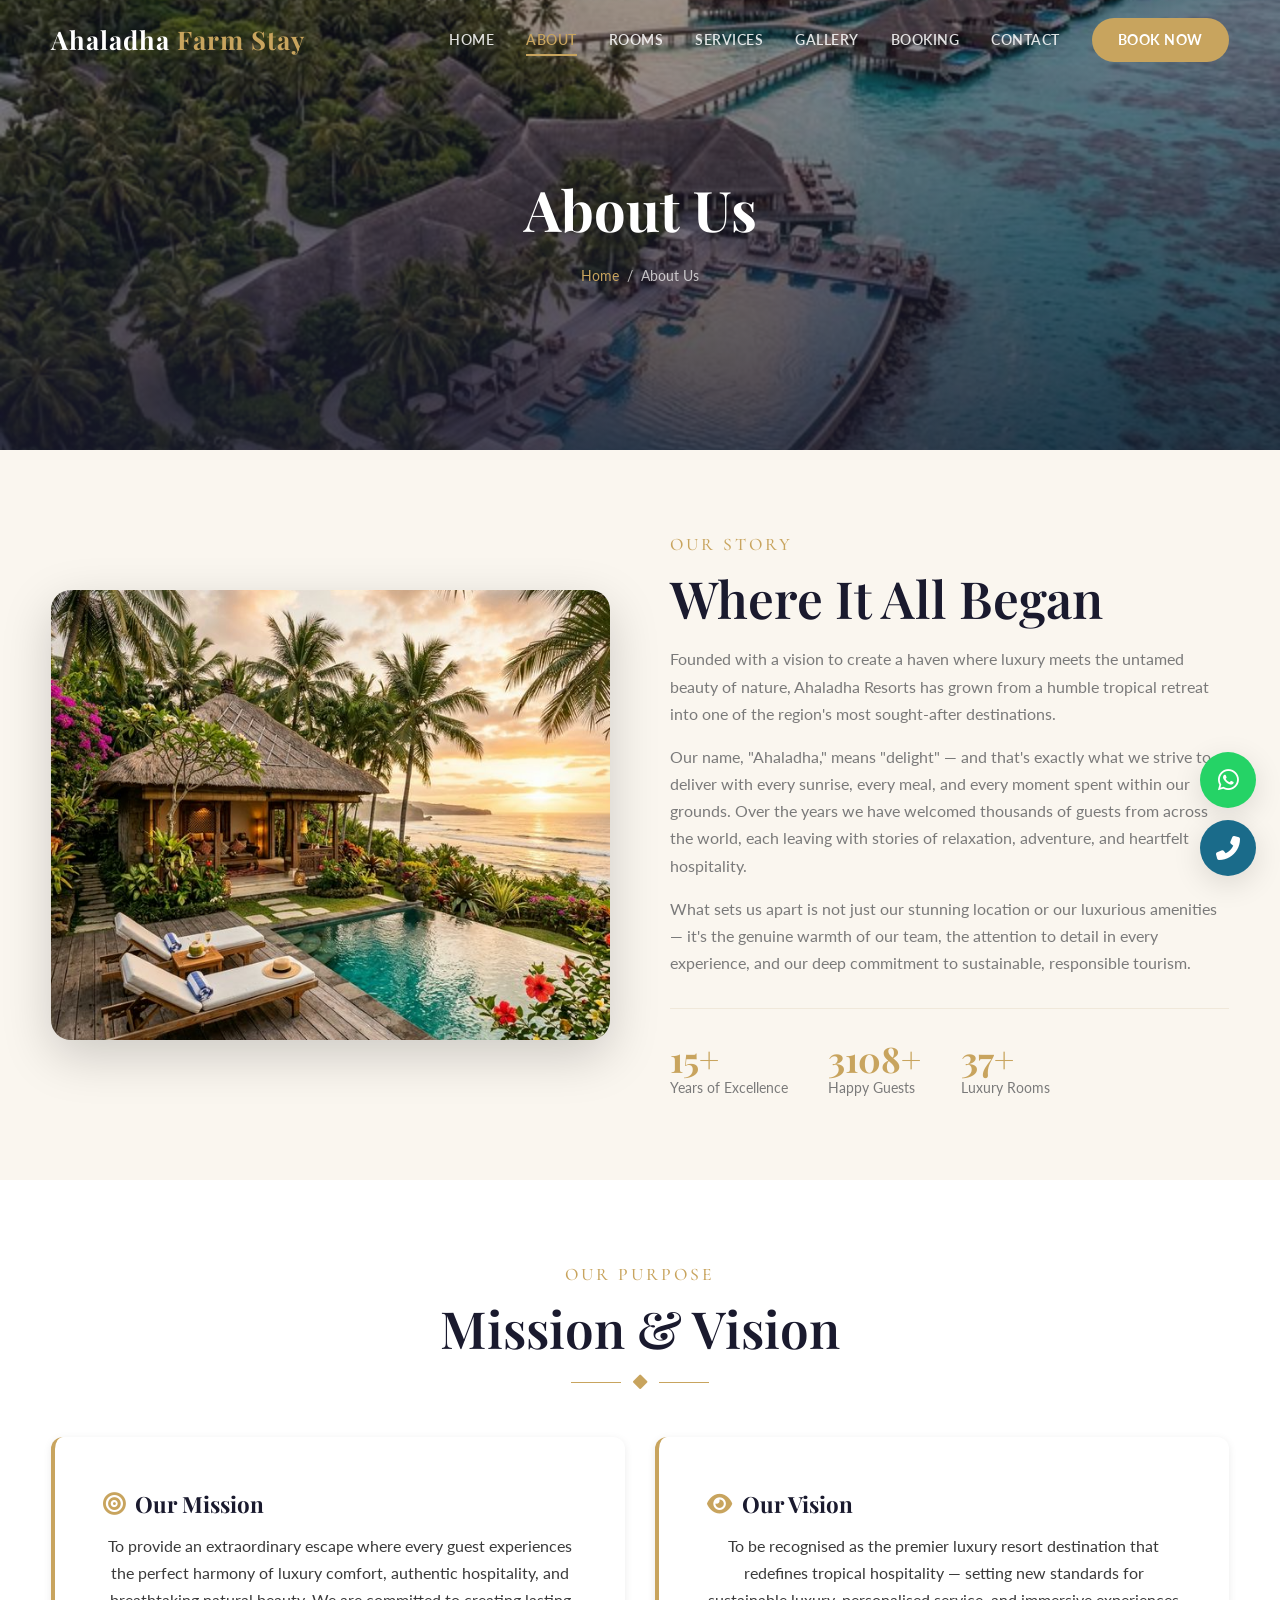
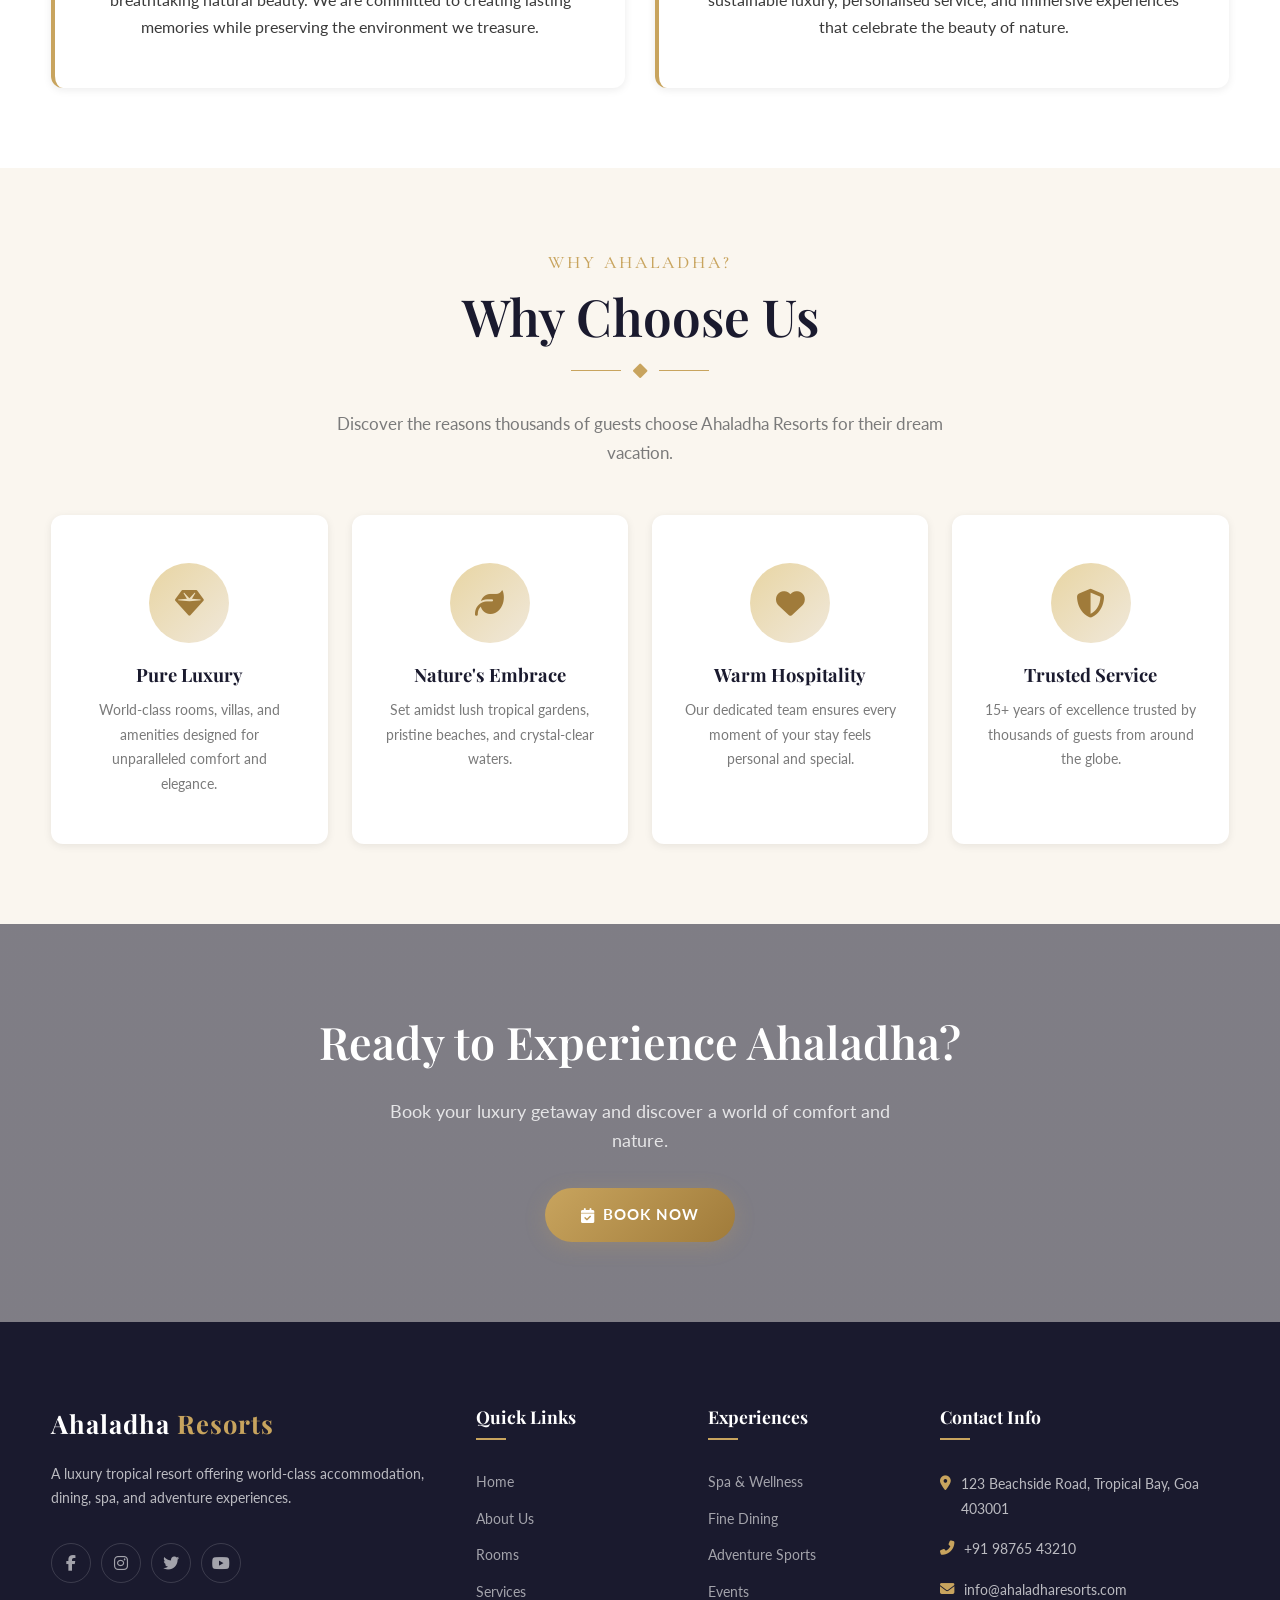
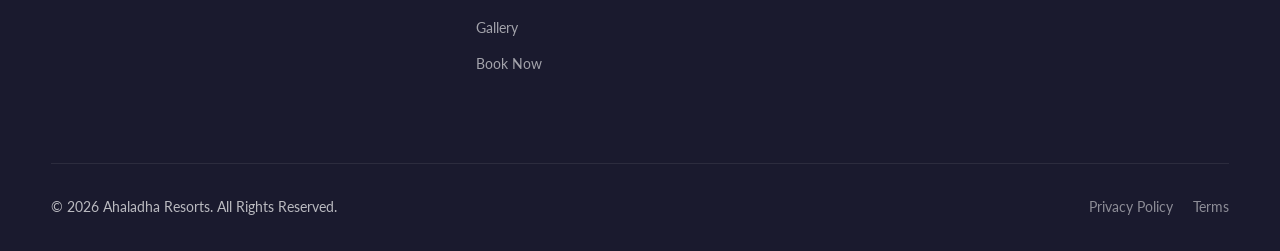
<file: about.html>
<!DOCTYPE html>
<html lang="en">
<head>
  <meta charset="UTF-8">
  <meta name="viewport" content="width=device-width, initial-scale=1.0">
  <meta name="description" content="Learn about Ahaladha Resorts — our story, mission, and why we're the top luxury resort destination for nature lovers and comfort seekers.">
  <title>About Us — Ahaladha Farm Stay</title>
  <link rel="stylesheet" href="https://cdnjs.cloudflare.com/ajax/libs/font-awesome/6.5.1/css/all.min.css">
  <link rel="stylesheet" href="style.css">
</head>
<body>

  <!-- NAVIGATION -->
  <nav class="navbar" id="navbar">
    <div class="nav-inner">
      <a href="index.html" class="nav-logo">Ahaladha <span>Farm Stay</span></a>
      <div class="nav-links" id="navLinks">
        <a href="index.html">Home</a>
        <a href="about.html" class="active">About</a>
        <a href="rooms.html">Rooms</a>
        <a href="services.html">Services</a>
        <a href="gallery.html">Gallery</a>
        <a href="booking.html">Booking</a>
        <a href="contact.html">Contact</a>
        <a href="booking.html" class="nav-book-btn">Book Now</a>
      </div>
      <div class="nav-toggle" id="navToggle"><span></span><span></span><span></span></div>
    </div>
  </nav>

  <!-- PAGE HERO -->
  <section class="page-hero">
    <div class="hero-bg">
      <img src="images/hero-resort.png" alt="Ahaladha Resorts">
      <div class="hero-overlay"></div>
    </div>
    <div class="page-hero-content">
      <h1>About Us</h1>
      <p class="breadcrumbs"><a href="index.html">Home</a> &nbsp;/&nbsp; About Us</p>
    </div>
  </section>

  <!-- OUR STORY -->
  <section class="section">
    <div class="container">
      <div class="about-grid">
        <div class="about-image reveal reveal-left">
          <img src="images/room-villa.png" alt="Resort grounds" loading="lazy">
          <div class="about-image-accent"></div>
        </div>
        <div class="about-content reveal reveal-right">
          <span class="section-label">Our Story</span>
          <h2 class="section-title">Where It All Began</h2>
          <p>Founded with a vision to create a haven where luxury meets the untamed beauty of nature, Ahaladha Resorts has grown from a humble tropical retreat into one of the region's most sought-after destinations.</p>
          <p>Our name, "Ahaladha," means "delight" — and that's exactly what we strive to deliver with every sunrise, every meal, and every moment spent within our grounds. Over the years we have welcomed thousands of guests from across the world, each leaving with stories of relaxation, adventure, and heartfelt hospitality.</p>
          <p>What sets us apart is not just our stunning location or our luxurious amenities — it's the genuine warmth of our team, the attention to detail in every experience, and our deep commitment to sustainable, responsible tourism.</p>
          <div class="about-stats">
            <div class="about-stat"><h4 data-count="15" data-suffix="+">0</h4><p>Years of Excellence</p></div>
            <div class="about-stat"><h4 data-count="5000" data-suffix="+">0</h4><p>Happy Guests</p></div>
            <div class="about-stat"><h4 data-count="50" data-suffix="+">0</h4><p>Luxury Rooms</p></div>
          </div>
        </div>
      </div>
    </div>
  </section>

  <!-- MISSION & VISION -->
  <section class="section" style="background:var(--clr-white);">
    <div class="container text-center">
      <span class="section-label">Our Purpose</span>
      <h2 class="section-title">Mission &amp; Vision</h2>
      <div class="divider"><span></span><i class="fas fa-diamond"></i><span></span></div>

      <div class="mission-grid">
        <div class="mission-card reveal">
          <h3><i class="fas fa-bullseye"></i> Our Mission</h3>
          <p>To provide an extraordinary escape where every guest experiences the perfect harmony of luxury comfort, authentic hospitality, and breathtaking natural beauty. We are committed to creating lasting memories while preserving the environment we treasure.</p>
        </div>
        <div class="mission-card reveal">
          <h3><i class="fas fa-eye"></i> Our Vision</h3>
          <p>To be recognised as the premier luxury resort destination that redefines tropical hospitality — setting new standards for sustainable luxury, personalised service, and immersive experiences that celebrate the beauty of nature.</p>
        </div>
      </div>
    </div>
  </section>

  <!-- WHY CHOOSE US -->
  <section class="section">
    <div class="container text-center">
      <span class="section-label">Why Ahaladha?</span>
      <h2 class="section-title">Why Choose Us</h2>
      <div class="divider"><span></span><i class="fas fa-diamond"></i><span></span></div>
      <p class="section-subtitle">Discover the reasons thousands of guests choose Ahaladha Resorts for their dream vacation.</p>

      <div class="why-choose-grid stagger-children">
        <div class="why-card reveal">
          <div class="why-card-icon"><i class="fas fa-gem"></i></div>
          <h3>Pure Luxury</h3>
          <p>World-class rooms, villas, and amenities designed for unparalleled comfort and elegance.</p>
        </div>
        <div class="why-card reveal">
          <div class="why-card-icon"><i class="fas fa-leaf"></i></div>
          <h3>Nature's Embrace</h3>
          <p>Set amidst lush tropical gardens, pristine beaches, and crystal-clear waters.</p>
        </div>
        <div class="why-card reveal">
          <div class="why-card-icon"><i class="fas fa-heart"></i></div>
          <h3>Warm Hospitality</h3>
          <p>Our dedicated team ensures every moment of your stay feels personal and special.</p>
        </div>
        <div class="why-card reveal">
          <div class="why-card-icon"><i class="fas fa-shield-alt"></i></div>
          <h3>Trusted Service</h3>
          <p>15+ years of excellence trusted by thousands of guests from around the globe.</p>
        </div>
      </div>
    </div>
  </section>

  <!-- CTA BANNER -->
  <section class="cta-banner">
    <div class="container">
      <h2 class="reveal">Ready to Experience Ahaladha?</h2>
      <p class="reveal">Book your luxury getaway and discover a world of comfort and nature.</p>
      <a href="booking.html" class="btn btn-primary reveal"><i class="fas fa-calendar-check"></i> Book Now</a>
    </div>
  </section>

  <!-- FOOTER -->
  <footer class="footer">
    <div class="container">
      <div class="footer-grid">
        <div class="footer-brand">
          <a href="index.html" class="nav-logo">Ahaladha <span>Resorts</span></a>
          <p>A luxury tropical resort offering world-class accommodation, dining, spa, and adventure experiences.</p>
          <div class="footer-social">
            <a href="#" aria-label="Facebook"><i class="fab fa-facebook-f"></i></a>
            <a href="#" aria-label="Instagram"><i class="fab fa-instagram"></i></a>
            <a href="#" aria-label="Twitter"><i class="fab fa-twitter"></i></a>
            <a href="#" aria-label="YouTube"><i class="fab fa-youtube"></i></a>
          </div>
        </div>
        <div class="footer-col"><h4>Quick Links</h4><a href="index.html">Home</a><a href="about.html">About Us</a><a href="rooms.html">Rooms</a><a href="services.html">Services</a><a href="gallery.html">Gallery</a><a href="booking.html">Book Now</a></div>
        <div class="footer-col"><h4>Experiences</h4><a href="services.html">Spa & Wellness</a><a href="services.html">Fine Dining</a><a href="services.html">Adventure Sports</a><a href="services.html">Events</a></div>
        <div class="footer-col"><h4>Contact Info</h4>
          <div class="footer-contact-item"><i class="fas fa-map-marker-alt"></i><span>123 Beachside Road, Tropical Bay, Goa 403001</span></div>
          <div class="footer-contact-item"><i class="fas fa-phone-alt"></i><span>+91 98765 43210</span></div>
          <div class="footer-contact-item"><i class="fas fa-envelope"></i><span>info@ahaladharesorts.com</span></div>
        </div>
      </div>
      <div class="footer-bottom">
        <p>&copy; 2026 Ahaladha Resorts. All Rights Reserved.</p>
        <div class="footer-bottom-links"><a href="#">Privacy Policy</a><a href="#">Terms</a></div>
      </div>
    </div>
  </footer>

  <div class="floating-btns">
    <a href="https://wa.me/919876543210" class="float-btn float-whatsapp" aria-label="WhatsApp" target="_blank" rel="noopener"><i class="fab fa-whatsapp"></i></a>
    <a href="tel:+919876543210" class="float-btn float-call" aria-label="Call"><i class="fas fa-phone-alt"></i></a>
  </div>
  <div class="back-to-top"><i class="fas fa-chevron-up"></i></div>

  <script src="script.js"></script>
</body>
</html>
</file>
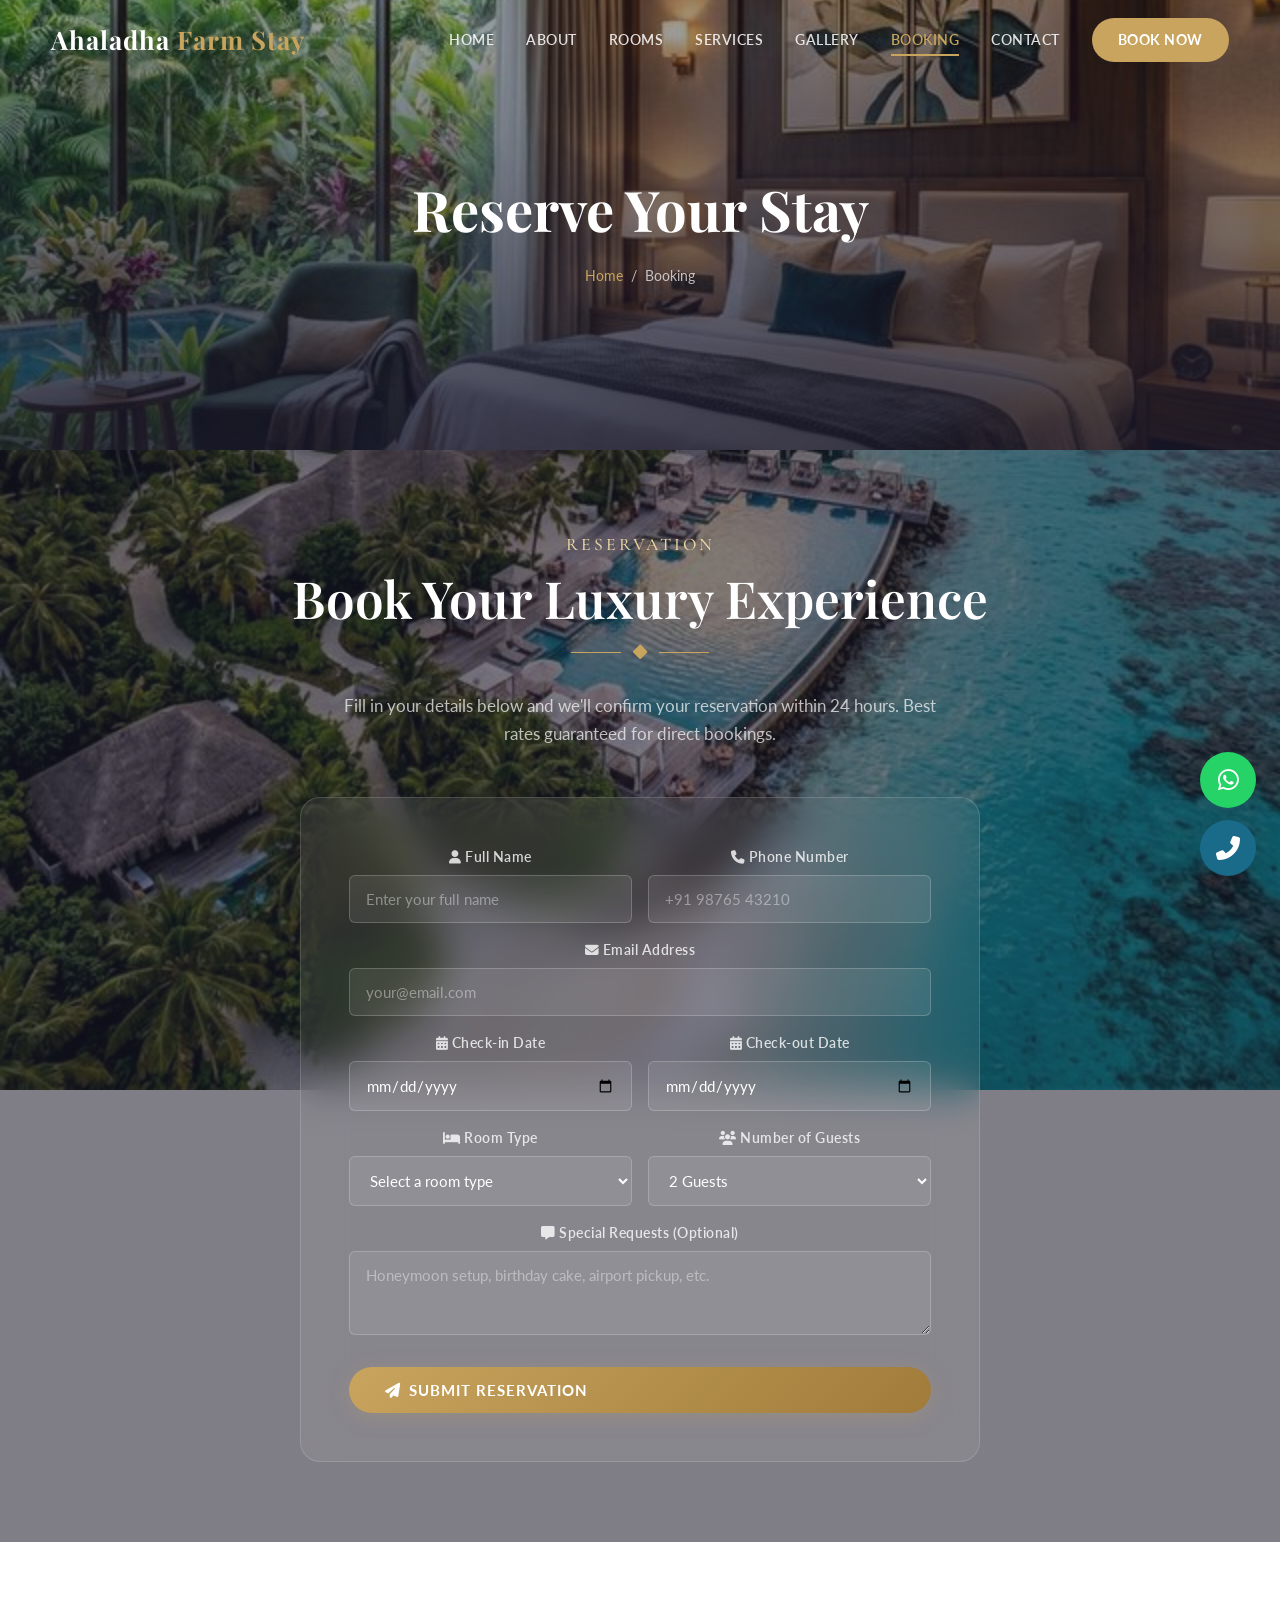
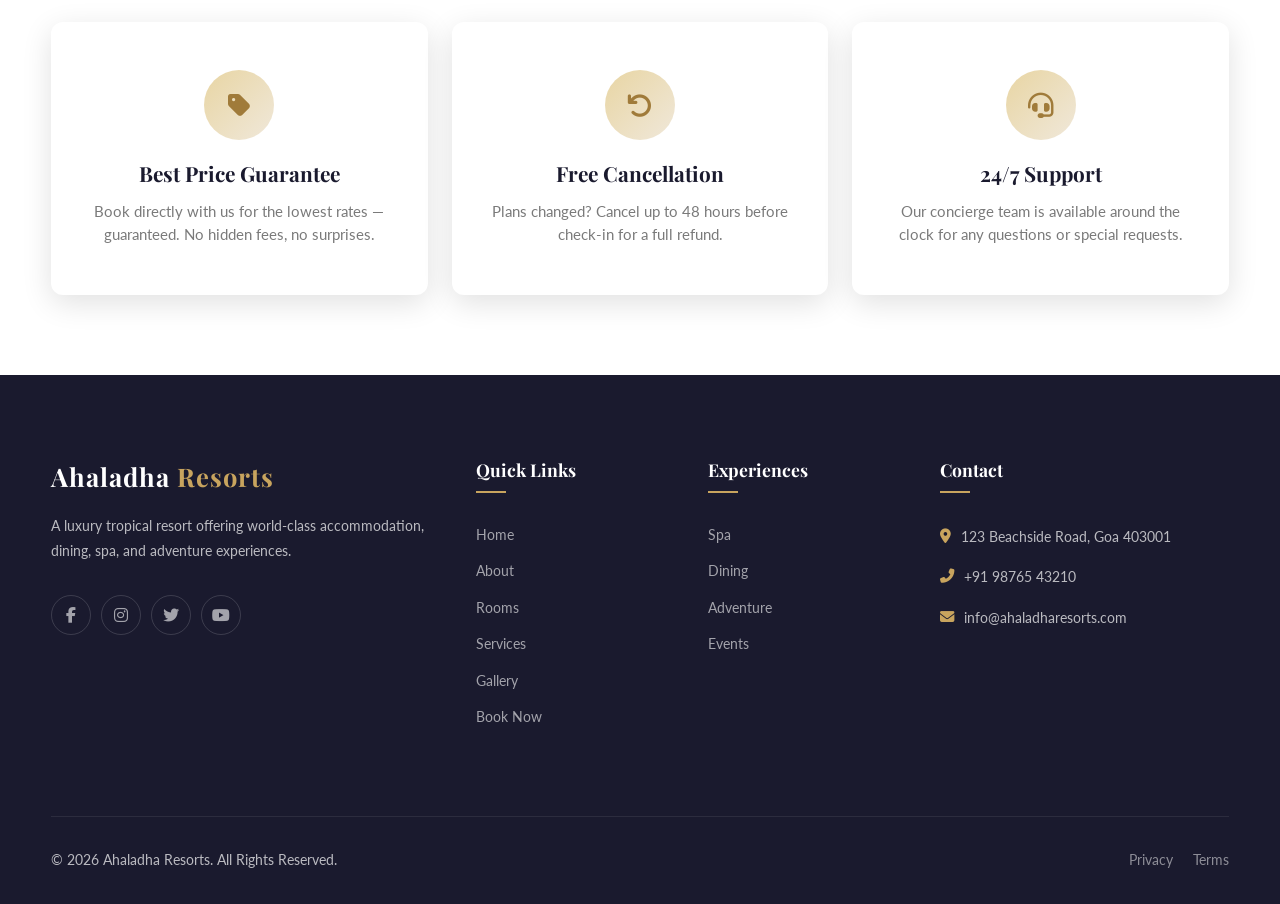
<file: booking.html>
<!DOCTYPE html>
<html lang="en">
<head>
  <meta charset="UTF-8">
  <meta name="viewport" content="width=device-width, initial-scale=1.0">
  <meta name="description" content="Book your luxury stay at Ahaladha Resorts. Choose from Deluxe Rooms, Premium Suites, and Private Villas. Best rates guaranteed.">
  <title>Book Your Stay — Ahaladha Farm Stay</title>
  <link rel="stylesheet" href="https://cdnjs.cloudflare.com/ajax/libs/font-awesome/6.5.1/css/all.min.css">
  <link rel="stylesheet" href="style.css">
</head>
<body>

  <!-- NAVIGATION -->
  <nav class="navbar" id="navbar">
    <div class="nav-inner">
      <a href="index.html" class="nav-logo">Ahaladha <span>Farm Stay</span></a>
      <div class="nav-links" id="navLinks">
        <a href="index.html">Home</a>
        <a href="about.html">About</a>
        <a href="rooms.html">Rooms</a>
        <a href="services.html">Services</a>
        <a href="gallery.html">Gallery</a>
        <a href="booking.html" class="active">Booking</a>
        <a href="contact.html">Contact</a>
        <a href="booking.html" class="nav-book-btn">Book Now</a>
      </div>
      <div class="nav-toggle" id="navToggle"><span></span><span></span><span></span></div>
    </div>
  </nav>

  <!-- PAGE HERO -->
  <section class="page-hero">
    <div class="hero-bg">
      <img src="images/room-deluxe.png" alt="Luxury Room">
      <div class="hero-overlay"></div>
    </div>
    <div class="page-hero-content">
      <h1>Reserve Your Stay</h1>
      <p class="breadcrumbs"><a href="index.html">Home</a> &nbsp;/&nbsp; Booking</p>
    </div>
  </section>

  <!-- BOOKING SECTION -->
  <section class="section booking-section">
    <div class="container text-center">
      <span class="section-label" style="color:var(--clr-gold-light);">Reservation</span>
      <h2 class="section-title" style="color:var(--clr-white);">Book Your Luxury Experience</h2>
      <div class="divider"><span></span><i class="fas fa-diamond"></i><span></span></div>
      <p class="section-subtitle" style="color:rgba(255,255,255,.7);">Fill in your details below and we'll confirm your reservation within 24 hours. Best rates guaranteed for direct bookings.</p>

      <div class="booking-form-container reveal">
        <form id="bookingForm">
          <div class="form-row">
            <div class="form-group">
              <label for="name"><i class="fas fa-user"></i> Full Name</label>
              <input type="text" id="name" name="name" placeholder="Enter your full name" required>
            </div>
            <div class="form-group">
              <label for="phone"><i class="fas fa-phone"></i> Phone Number</label>
              <input type="tel" id="phone" name="phone" placeholder="+91 98765 43210" required>
            </div>
          </div>
          <div class="form-row">
            <div class="form-group full">
              <label for="email"><i class="fas fa-envelope"></i> Email Address</label>
              <input type="email" id="email" name="email" placeholder="your@email.com" required>
            </div>
          </div>
          <div class="form-row">
            <div class="form-group">
              <label for="checkin"><i class="fas fa-calendar-alt"></i> Check-in Date</label>
              <input type="date" id="checkin" name="checkin" required>
            </div>
            <div class="form-group">
              <label for="checkout"><i class="fas fa-calendar-alt"></i> Check-out Date</label>
              <input type="date" id="checkout" name="checkout" required>
            </div>
          </div>
          <div class="form-row">
            <div class="form-group">
              <label for="roomtype"><i class="fas fa-bed"></i> Room Type</label>
              <select id="roomtype" name="roomtype" required>
                <option value="" disabled selected>Select a room type</option>
                <option value="deluxe">Deluxe Room — ₹4,999/night</option>
                <option value="suite">Premium Suite — ₹8,499/night</option>
                <option value="villa">Private Villa — ₹14,999/night</option>
              </select>
            </div>
            <div class="form-group">
              <label for="guests"><i class="fas fa-users"></i> Number of Guests</label>
              <select id="guests" name="guests">
                <option value="1">1 Guest</option>
                <option value="2" selected>2 Guests</option>
                <option value="3">3 Guests</option>
                <option value="4">4 Guests</option>
                <option value="5+">5+ Guests</option>
              </select>
            </div>
          </div>
          <div class="form-row">
            <div class="form-group full">
              <label for="requests"><i class="fas fa-comment-alt"></i> Special Requests (Optional)</label>
              <textarea id="requests" name="requests" rows="3" placeholder="Honeymoon setup, birthday cake, airport pickup, etc."></textarea>
            </div>
          </div>
          <button type="submit" class="btn btn-primary booking-submit"><i class="fas fa-paper-plane"></i> Submit Reservation</button>
        </form>

        <!-- Confirmation message -->
        <div class="booking-confirmation" id="bookingConfirmation">
          <i class="fas fa-check-circle"></i>
          <h3>Reservation Submitted!</h3>
          <p style="color:rgba(255,255,255,.7); margin-bottom:1.5rem;">Thank you for choosing Ahaladha Resorts. Our team will contact you within 24 hours to confirm your booking and share payment details.</p>
          <a href="index.html" class="btn btn-primary"><i class="fas fa-home"></i> Back to Home</a>
        </div>
      </div>
    </div>
  </section>

  <!-- INFO CARDS -->
  <section class="section" style="background:var(--clr-white);">
    <div class="container">
      <div class="highlights-grid stagger-children">
        <div class="highlight-card reveal">
          <div class="highlight-icon"><i class="fas fa-tag"></i></div>
          <h3>Best Price Guarantee</h3>
          <p>Book directly with us for the lowest rates — guaranteed. No hidden fees, no surprises.</p>
        </div>
        <div class="highlight-card reveal">
          <div class="highlight-icon"><i class="fas fa-undo"></i></div>
          <h3>Free Cancellation</h3>
          <p>Plans changed? Cancel up to 48 hours before check-in for a full refund.</p>
        </div>
        <div class="highlight-card reveal">
          <div class="highlight-icon"><i class="fas fa-headset"></i></div>
          <h3>24/7 Support</h3>
          <p>Our concierge team is available around the clock for any questions or special requests.</p>
        </div>
      </div>
    </div>
  </section>

  <!-- FOOTER -->
  <footer class="footer">
    <div class="container">
      <div class="footer-grid">
        <div class="footer-brand">
          <a href="index.html" class="nav-logo">Ahaladha <span>Resorts</span></a>
          <p>A luxury tropical resort offering world-class accommodation, dining, spa, and adventure experiences.</p>
          <div class="footer-social"><a href="#"><i class="fab fa-facebook-f"></i></a><a href="#"><i class="fab fa-instagram"></i></a><a href="#"><i class="fab fa-twitter"></i></a><a href="#"><i class="fab fa-youtube"></i></a></div>
        </div>
        <div class="footer-col"><h4>Quick Links</h4><a href="index.html">Home</a><a href="about.html">About</a><a href="rooms.html">Rooms</a><a href="services.html">Services</a><a href="gallery.html">Gallery</a><a href="booking.html">Book Now</a></div>
        <div class="footer-col"><h4>Experiences</h4><a href="services.html">Spa</a><a href="services.html">Dining</a><a href="services.html">Adventure</a><a href="services.html">Events</a></div>
        <div class="footer-col"><h4>Contact</h4>
          <div class="footer-contact-item"><i class="fas fa-map-marker-alt"></i><span>123 Beachside Road, Goa 403001</span></div>
          <div class="footer-contact-item"><i class="fas fa-phone-alt"></i><span>+91 98765 43210</span></div>
          <div class="footer-contact-item"><i class="fas fa-envelope"></i><span>info@ahaladharesorts.com</span></div>
        </div>
      </div>
      <div class="footer-bottom"><p>&copy; 2026 Ahaladha Resorts. All Rights Reserved.</p><div class="footer-bottom-links"><a href="#">Privacy</a><a href="#">Terms</a></div></div>
    </div>
  </footer>

  <div class="floating-btns"><a href="https://wa.me/919876543210" class="float-btn float-whatsapp" target="_blank" rel="noopener"><i class="fab fa-whatsapp"></i></a><a href="tel:+919876543210" class="float-btn float-call"><i class="fas fa-phone-alt"></i></a></div>
  <div class="back-to-top"><i class="fas fa-chevron-up"></i></div>

  <script src="script.js"></script>
</body>
</html>
</file>
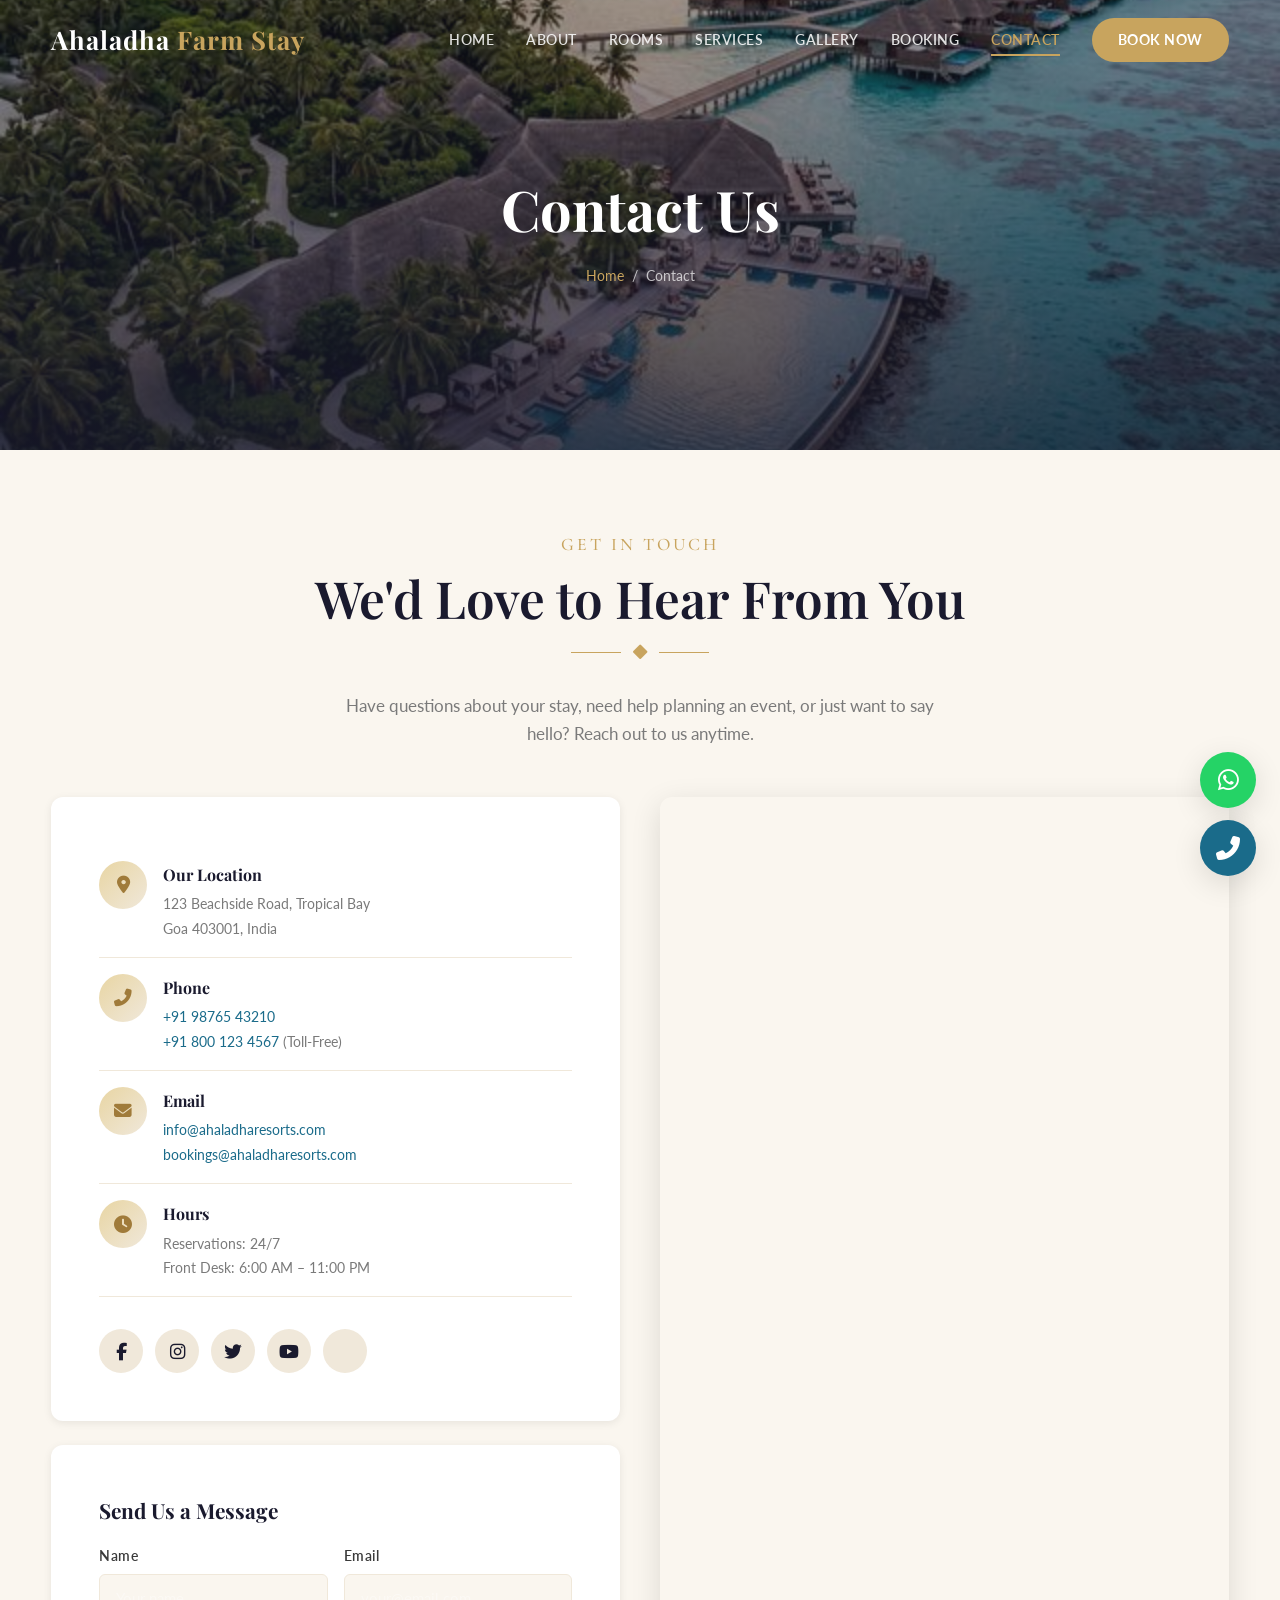
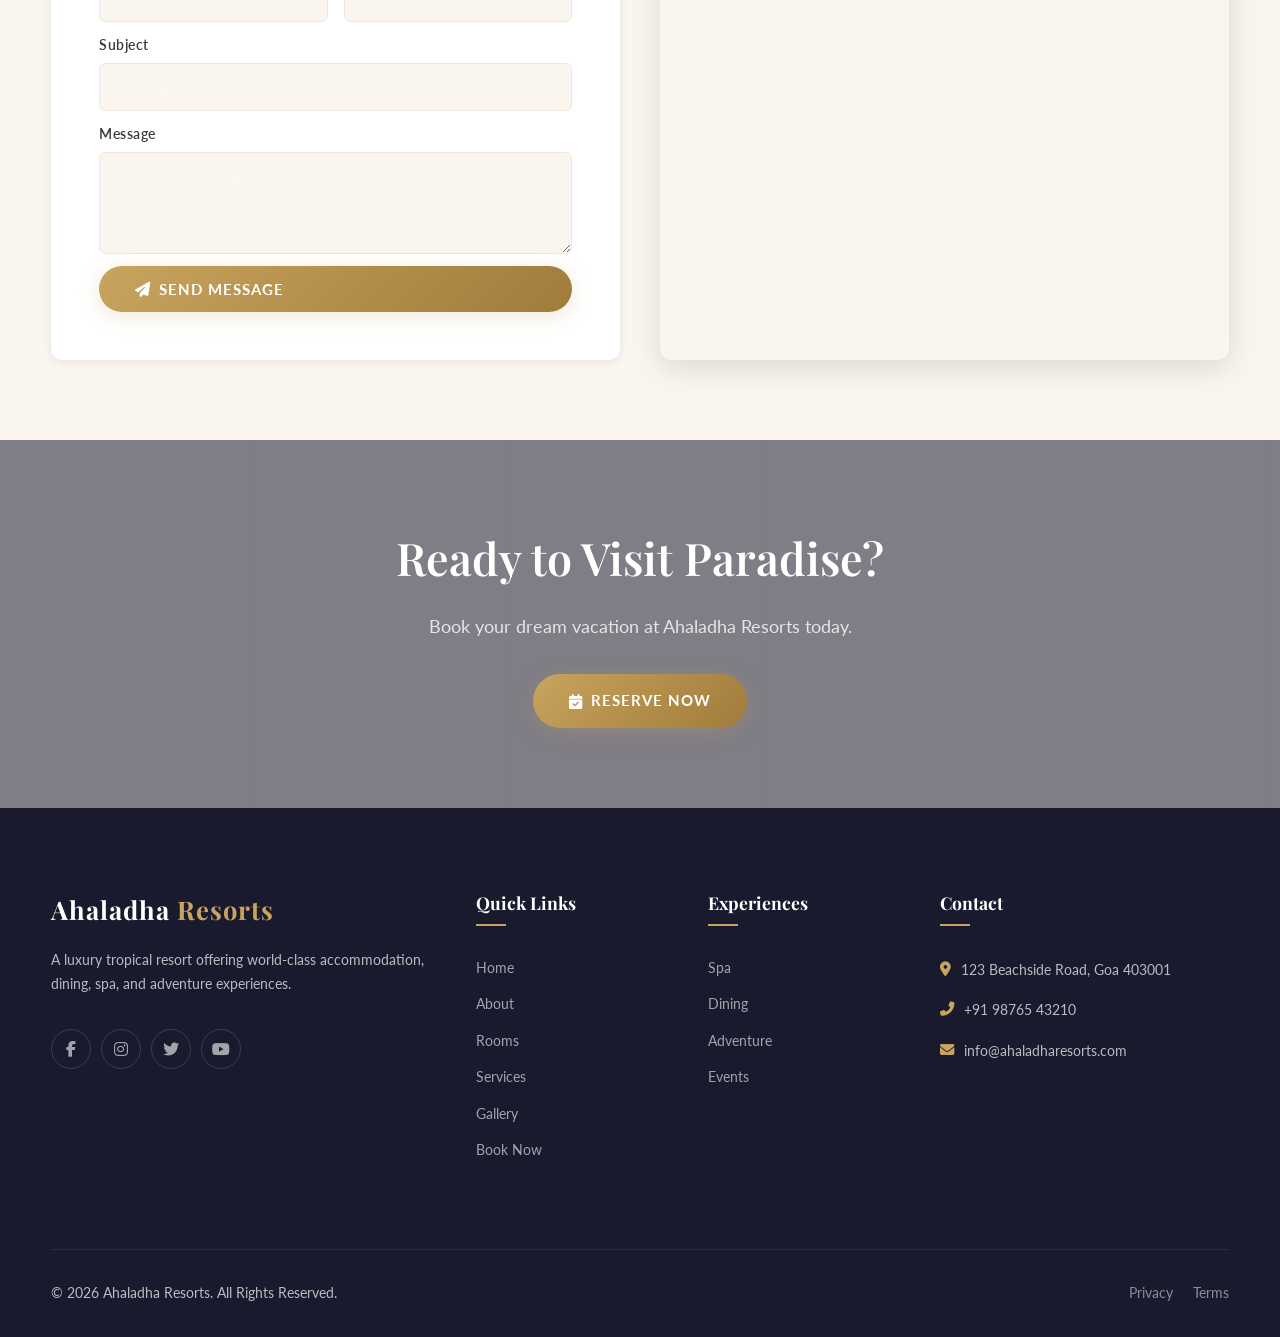
<file: contact.html>
<!DOCTYPE html>
<html lang="en">
<head>
  <meta charset="UTF-8">
  <meta name="viewport" content="width=device-width, initial-scale=1.0">
  <meta name="description" content="Get in touch with Ahaladha Resorts. Find our location, phone number, email, and send us a message. We're here to help plan your perfect getaway.">
  <title>Contact Us — Ahaladha Farm Stay</title>
  <link rel="stylesheet" href="https://cdnjs.cloudflare.com/ajax/libs/font-awesome/6.5.1/css/all.min.css">
  <link rel="stylesheet" href="style.css">
</head>
<body>

  <!-- NAVIGATION -->
  <nav class="navbar" id="navbar">
    <div class="nav-inner">
      <a href="index.html" class="nav-logo">Ahaladha <span>Farm Stay</span></a>
      <div class="nav-links" id="navLinks">
        <a href="index.html">Home</a>
        <a href="about.html">About</a>
        <a href="rooms.html">Rooms</a>
        <a href="services.html">Services</a>
        <a href="gallery.html">Gallery</a>
        <a href="booking.html">Booking</a>
        <a href="contact.html" class="active">Contact</a>
        <a href="booking.html" class="nav-book-btn">Book Now</a>
      </div>
      <div class="nav-toggle" id="navToggle"><span></span><span></span><span></span></div>
    </div>
  </nav>

  <!-- PAGE HERO -->
  <section class="page-hero">
    <div class="hero-bg">
      <img src="images/hero-resort.png" alt="Resort">
      <div class="hero-overlay"></div>
    </div>
    <div class="page-hero-content">
      <h1>Contact Us</h1>
      <p class="breadcrumbs"><a href="index.html">Home</a> &nbsp;/&nbsp; Contact</p>
    </div>
  </section>

  <!-- CONTACT SECTION -->
  <section class="section">
    <div class="container">
      <div class="text-center" style="margin-bottom:3rem;">
        <span class="section-label">Get In Touch</span>
        <h2 class="section-title">We'd Love to Hear From You</h2>
        <div class="divider"><span></span><i class="fas fa-diamond"></i><span></span></div>
        <p class="section-subtitle">Have questions about your stay, need help planning an event, or just want to say hello? Reach out to us anytime.</p>
      </div>

      <div class="contact-grid">
        <!-- Contact Info + Form -->
        <div>
          <div class="contact-info-card reveal reveal-left">
            <div class="contact-item">
              <div class="contact-item-icon"><i class="fas fa-map-marker-alt"></i></div>
              <div>
                <h4>Our Location</h4>
                <p>123 Beachside Road, Tropical Bay<br>Goa 403001, India</p>
              </div>
            </div>
            <div class="contact-item">
              <div class="contact-item-icon"><i class="fas fa-phone-alt"></i></div>
              <div>
                <h4>Phone</h4>
                <p><a href="tel:+919876543210">+91 98765 43210</a></p>
                <p><a href="tel:+918001234567">+91 800 123 4567</a> (Toll-Free)</p>
              </div>
            </div>
            <div class="contact-item">
              <div class="contact-item-icon"><i class="fas fa-envelope"></i></div>
              <div>
                <h4>Email</h4>
                <p><a href="mailto:info@ahaladharesorts.com">info@ahaladharesorts.com</a></p>
                <p><a href="mailto:bookings@ahaladharesorts.com">bookings@ahaladharesorts.com</a></p>
              </div>
            </div>
            <div class="contact-item">
              <div class="contact-item-icon"><i class="fas fa-clock"></i></div>
              <div>
                <h4>Hours</h4>
                <p>Reservations: 24/7<br>Front Desk: 6:00 AM – 11:00 PM</p>
              </div>
            </div>

            <div class="contact-social">
              <a href="#" aria-label="Facebook"><i class="fab fa-facebook-f"></i></a>
              <a href="#" aria-label="Instagram"><i class="fab fa-instagram"></i></a>
              <a href="#" aria-label="Twitter"><i class="fab fa-twitter"></i></a>
              <a href="#" aria-label="YouTube"><i class="fab fa-youtube"></i></a>
              <a href="#" aria-label="TripAdvisor"><i class="fab fa-tripadvisor"></i></a>
            </div>
          </div>

          <!-- Contact Form -->
          <div class="contact-info-card reveal reveal-left" style="margin-top:24px;">
            <h3 style="font-family:var(--ff-heading); font-size:1.3rem; margin-bottom:1rem; color:var(--clr-dark);">Send Us a Message</h3>
            <form id="contactForm">
              <div class="form-row" style="margin-bottom:12px;">
                <div class="form-group">
                  <label for="contactName" style="color:var(--clr-text);">Name</label>
                  <input type="text" id="contactName" placeholder="Your name" required style="background:var(--clr-cream); color:var(--clr-text); border-color:var(--clr-beige);">
                </div>
                <div class="form-group">
                  <label for="contactEmail" style="color:var(--clr-text);">Email</label>
                  <input type="email" id="contactEmail" placeholder="your@email.com" required style="background:var(--clr-cream); color:var(--clr-text); border-color:var(--clr-beige);">
                </div>
              </div>
              <div class="form-group" style="margin-bottom:12px;">
                <label for="contactSubject" style="color:var(--clr-text);">Subject</label>
                <input type="text" id="contactSubject" placeholder="How can we help?" required style="background:var(--clr-cream); color:var(--clr-text); border-color:var(--clr-beige);">
              </div>
              <div class="form-group" style="margin-bottom:12px;">
                <label for="contactMessage" style="color:var(--clr-text);">Message</label>
                <textarea id="contactMessage" rows="4" placeholder="Write your message..." required style="background:var(--clr-cream); color:var(--clr-text); border-color:var(--clr-beige);"></textarea>
              </div>
              <button type="submit" class="btn btn-primary" style="width:100%;"><i class="fas fa-paper-plane"></i> Send Message</button>
            </form>
          </div>
        </div>

        <!-- Google Map -->
        <div class="contact-map reveal reveal-right">
          <iframe
            src="https://www.google.com/maps/embed?pb=!1m18!1m12!1m3!1d3846.2!2d73.9!3d15.4!2m3!1f0!2f0!3f0!3m2!1i1024!2i768!4f13.1!3m3!1m2!1s0x0%3A0x0!2zMTXCsDI0JzAwLjAiTiA3M8KwNTQnMDAuMCJF!5e0!3m2!1sen!2sin!4v1698000000000"
            width="100%" height="100%" style="border:0;" allowfullscreen="" loading="lazy"
            referrerpolicy="no-referrer-when-downgrade"
            title="Ahaladha Resorts Location">
          </iframe>
        </div>
      </div>
    </div>
  </section>

  <!-- CTA -->
  <section class="cta-banner">
    <div class="container">
      <h2 class="reveal">Ready to Visit Paradise?</h2>
      <p class="reveal">Book your dream vacation at Ahaladha Resorts today.</p>
      <a href="booking.html" class="btn btn-primary reveal"><i class="fas fa-calendar-check"></i> Reserve Now</a>
    </div>
  </section>

  <!-- FOOTER -->
  <footer class="footer">
    <div class="container">
      <div class="footer-grid">
        <div class="footer-brand">
          <a href="index.html" class="nav-logo">Ahaladha <span>Resorts</span></a>
          <p>A luxury tropical resort offering world-class accommodation, dining, spa, and adventure experiences.</p>
          <div class="footer-social"><a href="#"><i class="fab fa-facebook-f"></i></a><a href="#"><i class="fab fa-instagram"></i></a><a href="#"><i class="fab fa-twitter"></i></a><a href="#"><i class="fab fa-youtube"></i></a></div>
        </div>
        <div class="footer-col"><h4>Quick Links</h4><a href="index.html">Home</a><a href="about.html">About</a><a href="rooms.html">Rooms</a><a href="services.html">Services</a><a href="gallery.html">Gallery</a><a href="booking.html">Book Now</a></div>
        <div class="footer-col"><h4>Experiences</h4><a href="services.html">Spa</a><a href="services.html">Dining</a><a href="services.html">Adventure</a><a href="services.html">Events</a></div>
        <div class="footer-col"><h4>Contact</h4>
          <div class="footer-contact-item"><i class="fas fa-map-marker-alt"></i><span>123 Beachside Road, Goa 403001</span></div>
          <div class="footer-contact-item"><i class="fas fa-phone-alt"></i><span>+91 98765 43210</span></div>
          <div class="footer-contact-item"><i class="fas fa-envelope"></i><span>info@ahaladharesorts.com</span></div>
        </div>
      </div>
      <div class="footer-bottom"><p>&copy; 2026 Ahaladha Resorts. All Rights Reserved.</p><div class="footer-bottom-links"><a href="#">Privacy</a><a href="#">Terms</a></div></div>
    </div>
  </footer>

  <div class="floating-btns"><a href="https://wa.me/919876543210" class="float-btn float-whatsapp" target="_blank" rel="noopener"><i class="fab fa-whatsapp"></i></a><a href="tel:+919876543210" class="float-btn float-call"><i class="fas fa-phone-alt"></i></a></div>
  <div class="back-to-top"><i class="fas fa-chevron-up"></i></div>

  <script src="script.js"></script>
</body>
</html>
</file>
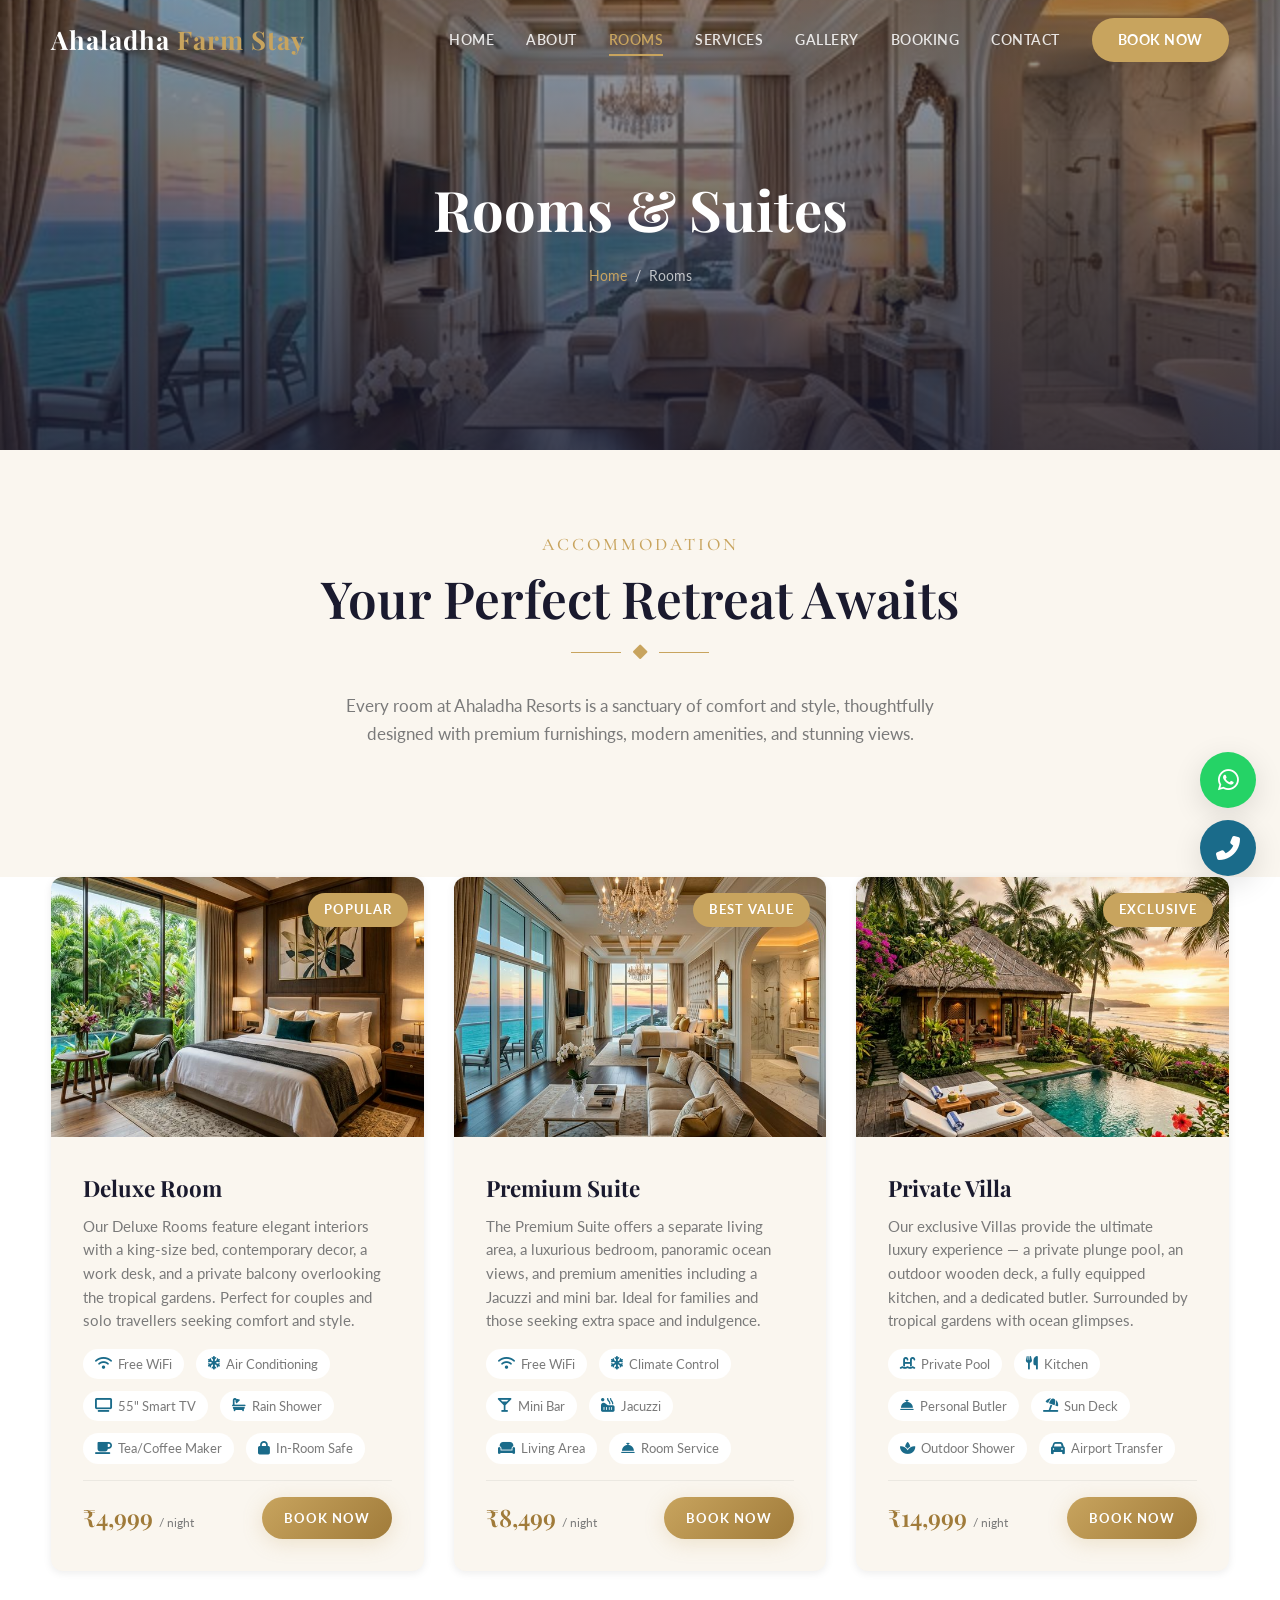
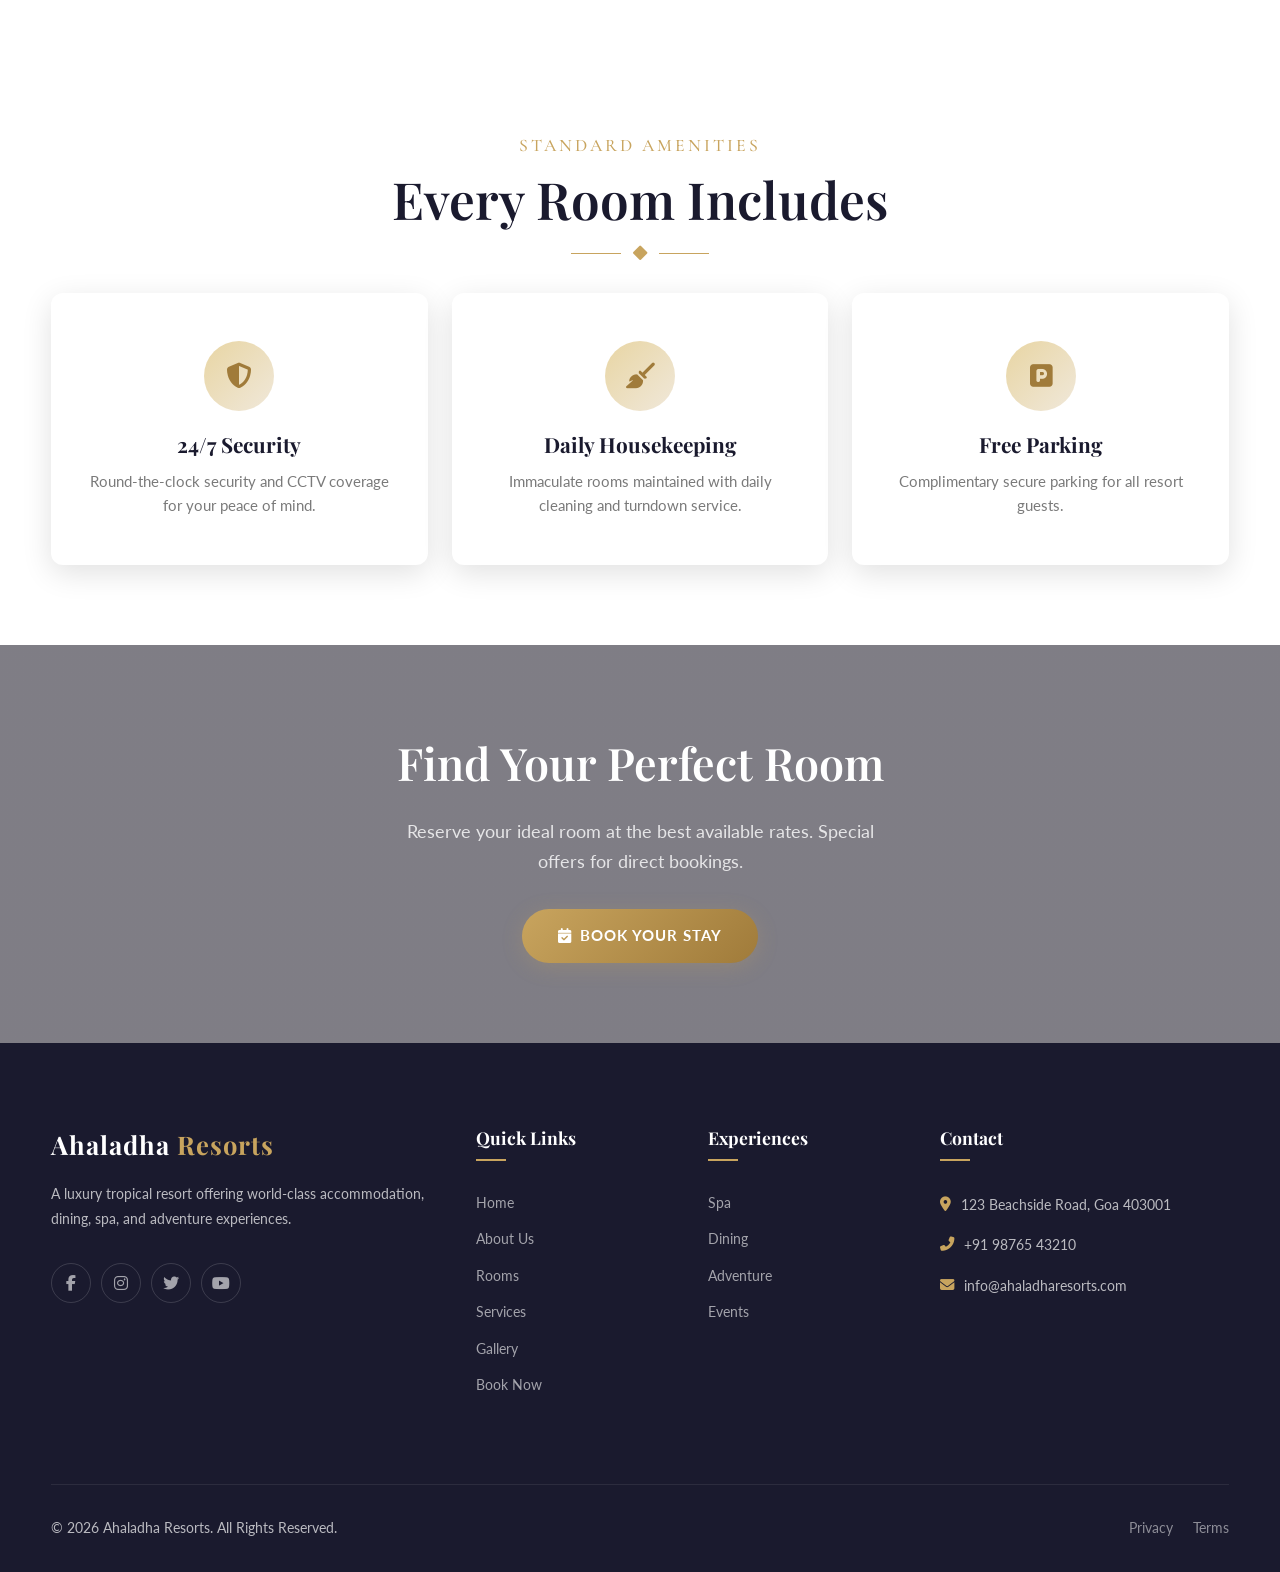
<file: rooms.html>
<!DOCTYPE html>
<html lang="en">
<head>
  <meta charset="UTF-8">
  <meta name="viewport" content="width=device-width, initial-scale=1.0">
  <meta name="description" content="Explore our luxurious rooms, premium suites, and exclusive private villas at Ahaladha Resorts. Book your perfect accommodation today.">
  <title>Rooms & Suites — Ahaladha Farm Stay</title>
  <link rel="stylesheet" href="https://cdnjs.cloudflare.com/ajax/libs/font-awesome/6.5.1/css/all.min.css">
  <link rel="stylesheet" href="style.css">
</head>
<body>

  <!-- NAVIGATION -->
  <nav class="navbar" id="navbar">
    <div class="nav-inner">
      <a href="index.html" class="nav-logo">Ahaladha <span>Farm Stay</span></a>
      <div class="nav-links" id="navLinks">
        <a href="index.html">Home</a>
        <a href="about.html">About</a>
        <a href="rooms.html" class="active">Rooms</a>
        <a href="services.html">Services</a>
        <a href="gallery.html">Gallery</a>
        <a href="booking.html">Booking</a>
        <a href="contact.html">Contact</a>
        <a href="booking.html" class="nav-book-btn">Book Now</a>
      </div>
      <div class="nav-toggle" id="navToggle"><span></span><span></span><span></span></div>
    </div>
  </nav>

  <!-- PAGE HERO -->
  <section class="page-hero">
    <div class="hero-bg">
      <img src="images/room-suite.png" alt="Luxury Suite">
      <div class="hero-overlay"></div>
    </div>
    <div class="page-hero-content">
      <h1>Rooms &amp; Suites</h1>
      <p class="breadcrumbs"><a href="index.html">Home</a> &nbsp;/&nbsp; Rooms</p>
    </div>
  </section>

  <!-- INTRO -->
  <section class="section">
    <div class="container text-center">
      <span class="section-label">Accommodation</span>
      <h2 class="section-title">Your Perfect Retreat Awaits</h2>
      <div class="divider"><span></span><i class="fas fa-diamond"></i><span></span></div>
      <p class="section-subtitle">Every room at Ahaladha Resorts is a sanctuary of comfort and style, thoughtfully designed with premium furnishings, modern amenities, and stunning views.</p>
    </div>
  </section>

  <!-- ROOM CARDS (detailed) -->
  <section class="section rooms-section" style="padding-top:0;">
    <div class="container">
      <div class="rooms-grid stagger-children">

        <!-- Deluxe Room -->
        <div class="room-card reveal">
          <div class="room-image">
            <img src="images/room-deluxe.png" alt="Deluxe Room" loading="lazy">
            <span class="room-badge">Popular</span>
          </div>
          <div class="room-info">
            <h3>Deluxe Room</h3>
            <p>Our Deluxe Rooms feature elegant interiors with a king-size bed, contemporary decor, a work desk, and a private balcony overlooking the tropical gardens. Perfect for couples and solo travellers seeking comfort and style.</p>
            <div class="room-amenities">
              <span><i class="fas fa-wifi"></i> Free WiFi</span>
              <span><i class="fas fa-snowflake"></i> Air Conditioning</span>
              <span><i class="fas fa-tv"></i> 55" Smart TV</span>
              <span><i class="fas fa-bath"></i> Rain Shower</span>
              <span><i class="fas fa-coffee"></i> Tea/Coffee Maker</span>
              <span><i class="fas fa-lock"></i> In-Room Safe</span>
            </div>
            <div class="room-footer">
              <div class="room-price">₹4,999 <small>/ night</small></div>
              <a href="booking.html" class="btn btn-primary" style="padding:10px 22px; font-size:.82rem;">Book Now</a>
            </div>
          </div>
        </div>

        <!-- Premium Suite -->
        <div class="room-card reveal">
          <div class="room-image">
            <img src="images/room-suite.png" alt="Premium Suite" loading="lazy">
            <span class="room-badge">Best Value</span>
          </div>
          <div class="room-info">
            <h3>Premium Suite</h3>
            <p>The Premium Suite offers a separate living area, a luxurious bedroom, panoramic ocean views, and premium amenities including a Jacuzzi and mini bar. Ideal for families and those seeking extra space and indulgence.</p>
            <div class="room-amenities">
              <span><i class="fas fa-wifi"></i> Free WiFi</span>
              <span><i class="fas fa-snowflake"></i> Climate Control</span>
              <span><i class="fas fa-glass-martini-alt"></i> Mini Bar</span>
              <span><i class="fas fa-hot-tub"></i> Jacuzzi</span>
              <span><i class="fas fa-couch"></i> Living Area</span>
              <span><i class="fas fa-concierge-bell"></i> Room Service</span>
            </div>
            <div class="room-footer">
              <div class="room-price">₹8,499 <small>/ night</small></div>
              <a href="booking.html" class="btn btn-primary" style="padding:10px 22px; font-size:.82rem;">Book Now</a>
            </div>
          </div>
        </div>

        <!-- Villa -->
        <div class="room-card reveal">
          <div class="room-image">
            <img src="images/room-villa.png" alt="Private Villa" loading="lazy">
            <span class="room-badge">Exclusive</span>
          </div>
          <div class="room-info">
            <h3>Private Villa</h3>
            <p>Our exclusive Villas provide the ultimate luxury experience — a private plunge pool, an outdoor wooden deck, a fully equipped kitchen, and a dedicated butler. Surrounded by tropical gardens with ocean glimpses.</p>
            <div class="room-amenities">
              <span><i class="fas fa-swimming-pool"></i> Private Pool</span>
              <span><i class="fas fa-utensils"></i> Kitchen</span>
              <span><i class="fas fa-concierge-bell"></i> Personal Butler</span>
              <span><i class="fas fa-umbrella-beach"></i> Sun Deck</span>
              <span><i class="fas fa-spa"></i> Outdoor Shower</span>
              <span><i class="fas fa-car"></i> Airport Transfer</span>
            </div>
            <div class="room-footer">
              <div class="room-price">₹14,999 <small>/ night</small></div>
              <a href="booking.html" class="btn btn-primary" style="padding:10px 22px; font-size:.82rem;">Book Now</a>
            </div>
          </div>
        </div>

      </div>
    </div>
  </section>

  <!-- AMENITIES BANNER -->
  <section class="section" style="background:var(--clr-white);">
    <div class="container text-center">
      <span class="section-label">Standard Amenities</span>
      <h2 class="section-title">Every Room Includes</h2>
      <div class="divider"><span></span><i class="fas fa-diamond"></i><span></span></div>
      <div class="highlights-grid stagger-children" style="margin-top:2rem;">
        <div class="highlight-card reveal">
          <div class="highlight-icon"><i class="fas fa-shield-alt"></i></div>
          <h3>24/7 Security</h3>
          <p>Round-the-clock security and CCTV coverage for your peace of mind.</p>
        </div>
        <div class="highlight-card reveal">
          <div class="highlight-icon"><i class="fas fa-broom"></i></div>
          <h3>Daily Housekeeping</h3>
          <p>Immaculate rooms maintained with daily cleaning and turndown service.</p>
        </div>
        <div class="highlight-card reveal">
          <div class="highlight-icon"><i class="fas fa-parking"></i></div>
          <h3>Free Parking</h3>
          <p>Complimentary secure parking for all resort guests.</p>
        </div>
      </div>
    </div>
  </section>

  <!-- CTA -->
  <section class="cta-banner">
    <div class="container">
      <h2 class="reveal">Find Your Perfect Room</h2>
      <p class="reveal">Reserve your ideal room at the best available rates. Special offers for direct bookings.</p>
      <a href="booking.html" class="btn btn-primary reveal"><i class="fas fa-calendar-check"></i> Book Your Stay</a>
    </div>
  </section>

  <!-- FOOTER -->
  <footer class="footer">
    <div class="container">
      <div class="footer-grid">
        <div class="footer-brand">
          <a href="index.html" class="nav-logo">Ahaladha <span>Resorts</span></a>
          <p>A luxury tropical resort offering world-class accommodation, dining, spa, and adventure experiences.</p>
          <div class="footer-social">
            <a href="#"><i class="fab fa-facebook-f"></i></a><a href="#"><i class="fab fa-instagram"></i></a><a href="#"><i class="fab fa-twitter"></i></a><a href="#"><i class="fab fa-youtube"></i></a>
          </div>
        </div>
        <div class="footer-col"><h4>Quick Links</h4><a href="index.html">Home</a><a href="about.html">About Us</a><a href="rooms.html">Rooms</a><a href="services.html">Services</a><a href="gallery.html">Gallery</a><a href="booking.html">Book Now</a></div>
        <div class="footer-col"><h4>Experiences</h4><a href="services.html">Spa</a><a href="services.html">Dining</a><a href="services.html">Adventure</a><a href="services.html">Events</a></div>
        <div class="footer-col"><h4>Contact</h4>
          <div class="footer-contact-item"><i class="fas fa-map-marker-alt"></i><span>123 Beachside Road, Goa 403001</span></div>
          <div class="footer-contact-item"><i class="fas fa-phone-alt"></i><span>+91 98765 43210</span></div>
          <div class="footer-contact-item"><i class="fas fa-envelope"></i><span>info@ahaladharesorts.com</span></div>
        </div>
      </div>
      <div class="footer-bottom"><p>&copy; 2026 Ahaladha Resorts. All Rights Reserved.</p><div class="footer-bottom-links"><a href="#">Privacy</a><a href="#">Terms</a></div></div>
    </div>
  </footer>

  <div class="floating-btns">
    <a href="https://wa.me/919876543210" class="float-btn float-whatsapp" target="_blank" rel="noopener"><i class="fab fa-whatsapp"></i></a>
    <a href="tel:+919876543210" class="float-btn float-call"><i class="fas fa-phone-alt"></i></a>
  </div>
  <div class="back-to-top"><i class="fas fa-chevron-up"></i></div>

  <script src="script.js"></script>
</body>
</html>
</file>
<file: style.css>
/* ===================================================================
   AHALADHA RESORTS — Premium Luxury Resort Website
   Design System & Complete Styles
   =================================================================== */

/* ---------- Google Fonts ---------- */
@import url('https://fonts.googleapis.com/css2?family=Playfair+Display:ital,wght@0,400;0,500;0,600;0,700;1,400;1,500&family=Lato:wght@300;400;700;900&family=Cormorant+Garamond:ital,wght@0,400;0,500;0,600;1,400;1,500&display=swap');

/* ---------- CSS Custom Properties ---------- */
:root {
  /* Colour palette */
  --clr-gold:        #c8a45e;
  --clr-gold-light:  #e8d5a3;
  --clr-gold-dark:   #a07b3a;
  --clr-cream:       #faf6ef;
  --clr-beige:       #f0e8da;
  --clr-white:       #ffffff;
  --clr-ocean:       #1a6b8a;
  --clr-ocean-deep:  #0d4a63;
  --clr-ocean-light: #4aa3c2;
  --clr-green:       #2d6a4f;
  --clr-green-light: #52b788;
  --clr-dark:        #1a1a2e;
  --clr-dark-soft:   #2d2d44;
  --clr-text:        #3a3a3a;
  --clr-text-light:  #7a7a7a;
  --clr-overlay:     rgba(26, 26, 46, .55);
  --clr-glass:       rgba(255, 255, 255, .12);

  /* Typography */
  --ff-heading: 'Playfair Display', 'Georgia', serif;
  --ff-body:    'Lato', 'Helvetica Neue', sans-serif;
  --ff-accent:  'Cormorant Garamond', 'Georgia', serif;

  /* Spacing scale (rem) */
  --sp-xs: .25rem;
  --sp-sm: .5rem;
  --sp-md: 1rem;
  --sp-lg: 2rem;
  --sp-xl: 3rem;
  --sp-2xl: 5rem;

  /* Border-radius */
  --radius-sm: 6px;
  --radius-md: 12px;
  --radius-lg: 20px;
  --radius-full: 9999px;

  /* Shadows */
  --shadow-sm: 0 2px 8px rgba(0,0,0,.08);
  --shadow-md: 0 8px 30px rgba(0,0,0,.12);
  --shadow-lg: 0 16px 50px rgba(0,0,0,.18);
  --shadow-gold: 0 4px 20px rgba(200,164,94,.25);

  /* Transitions */
  --ease-smooth: cubic-bezier(.4, 0, .2, 1);
  --ease-bounce: cubic-bezier(.34, 1.56, .64, 1);
  --tr-fast: .25s var(--ease-smooth);
  --tr-med:  .4s var(--ease-smooth);
  --tr-slow: .7s var(--ease-smooth);

  /* Layout */
  --max-width: 1280px;
  --nav-height: 80px;
}

/* ---------- Reset & Base ---------- */
*, *::before, *::after { box-sizing: border-box; margin: 0; padding: 0; }

html {
  scroll-behavior: smooth;
  font-size: 16px;
  -webkit-font-smoothing: antialiased;
  -moz-osx-font-smoothing: grayscale;
}

body {
  font-family: var(--ff-body);
  color: var(--clr-text);
  background: var(--clr-cream);
  line-height: 1.7;
  overflow-x: hidden;
}

img { max-width: 100%; display: block; }
a   { text-decoration: none; color: inherit; }
ul, ol { list-style: none; }
button { cursor: pointer; font-family: inherit; border: none; background: none; }

/* ---------- Utility Classes ---------- */
.container   { width: 92%; max-width: var(--max-width); margin: 0 auto; }
.section     { padding: var(--sp-2xl) 0; }
.text-center { text-align: center; }
.text-gold   { color: var(--clr-gold); }

/* Section headings */
.section-label {
  display: block;
  font-family: var(--ff-accent);
  font-size: 1.1rem;
  font-weight: 500;
  color: var(--clr-gold);
  letter-spacing: 3px;
  text-transform: uppercase;
  margin-bottom: var(--sp-sm);
}

.section-title {
  font-family: var(--ff-heading);
  font-size: clamp(2rem, 4vw, 3.2rem);
  font-weight: 600;
  color: var(--clr-dark);
  line-height: 1.2;
  margin-bottom: var(--sp-md);
}

.section-subtitle {
  font-size: 1.05rem;
  color: var(--clr-text-light);
  max-width: 620px;
  margin: 0 auto var(--sp-xl);
}

/* Divider ornament */
.divider {
  display: flex;
  align-items: center;
  justify-content: center;
  gap: 12px;
  margin-bottom: var(--sp-lg);
}
.divider span {
  width: 50px; height: 1px;
  background: var(--clr-gold);
}
.divider i {
  color: var(--clr-gold);
  font-size: .9rem;
}

/* Buttons */
.btn {
  display: inline-flex;
  align-items: center;
  gap: 8px;
  padding: 14px 36px;
  font-size: .95rem;
  font-weight: 700;
  letter-spacing: 1px;
  text-transform: uppercase;
  border-radius: var(--radius-full);
  transition: var(--tr-fast);
  position: relative;
  overflow: hidden;
  z-index: 1;
}

.btn::before {
  content: '';
  position: absolute;
  inset: 0;
  border-radius: var(--radius-full);
  transition: var(--tr-fast);
  z-index: -1;
}

.btn-primary {
  background: linear-gradient(135deg, var(--clr-gold), var(--clr-gold-dark));
  color: var(--clr-white);
  box-shadow: var(--shadow-gold);
}
.btn-primary:hover {
  transform: translateY(-2px);
  box-shadow: 0 8px 30px rgba(200,164,94,.4);
}

.btn-outline {
  border: 2px solid var(--clr-gold);
  color: var(--clr-gold);
}
.btn-outline:hover {
  background: var(--clr-gold);
  color: var(--clr-white);
  transform: translateY(-2px);
}

.btn-white {
  background: var(--clr-white);
  color: var(--clr-dark);
  box-shadow: var(--shadow-sm);
}
.btn-white:hover {
  transform: translateY(-2px);
  box-shadow: var(--shadow-md);
}

/* ===================================================================
   NAVIGATION
   =================================================================== */
.navbar {
  position: fixed;
  top: 0; left: 0; right: 0;
  z-index: 1000;
  height: var(--nav-height);
  display: flex;
  align-items: center;
  transition: var(--tr-med);
  background: transparent;
}

.navbar.scrolled {
  background: rgba(26, 26, 46, .92);
  backdrop-filter: blur(18px);
  box-shadow: 0 2px 20px rgba(0,0,0,.15);
  height: 68px;
}

.nav-inner {
  display: flex;
  align-items: center;
  justify-content: space-between;
  width: 92%;
  max-width: var(--max-width);
  margin: 0 auto;
}

.nav-logo {
  font-family: var(--ff-heading);
  font-size: 1.6rem;
  font-weight: 700;
  color: var(--clr-white);
  letter-spacing: 1px;
}
.nav-logo span { color: var(--clr-gold); }

.nav-links {
  display: flex;
  align-items: center;
  gap: 32px;
}

.nav-links a {
  font-size: .9rem;
  font-weight: 600;
  color: rgba(255,255,255,.85);
  letter-spacing: .5px;
  text-transform: uppercase;
  position: relative;
  transition: var(--tr-fast);
}
.nav-links a::after {
  content: '';
  position: absolute;
  bottom: -4px; left: 0;
  width: 0; height: 2px;
  background: var(--clr-gold);
  transition: var(--tr-fast);
}
.nav-links a:hover,
.nav-links a.active {
  color: var(--clr-gold);
}
.nav-links a:hover::after,
.nav-links a.active::after {
  width: 100%;
}

.nav-book-btn {
  padding: 10px 26px;
  background: var(--clr-gold);
  color: var(--clr-white) !important;
  border-radius: var(--radius-full);
  font-weight: 700 !important;
  letter-spacing: 1px;
}
.nav-book-btn:hover {
  background: var(--clr-gold-dark) !important;
  color: var(--clr-white) !important;
  transform: scale(1.04);
}
.nav-book-btn::after { display: none !important; }

/* Mobile hamburger */
.nav-toggle {
  display: none;
  flex-direction: column;
  gap: 5px;
  cursor: pointer;
  z-index: 1001;
}
.nav-toggle span {
  width: 28px; height: 2px;
  background: var(--clr-white);
  transition: var(--tr-fast);
  border-radius: 2px;
}
.nav-toggle.active span:nth-child(1) { transform: rotate(45deg) translate(5px, 5px); }
.nav-toggle.active span:nth-child(2) { opacity: 0; }
.nav-toggle.active span:nth-child(3) { transform: rotate(-45deg) translate(5px, -5px); }

/* ===================================================================
   HERO SECTION
   =================================================================== */
.hero {
  position: relative;
  height: 100vh;
  min-height: 600px;
  display: flex;
  align-items: center;
  justify-content: center;
  overflow: hidden;
}

.hero-bg {
  position: absolute;
  inset: 0;
  z-index: 0;
}
.hero-bg img {
  width: 100%; height: 100%;
  object-fit: cover;
}
.hero-overlay {
  position: absolute;
  inset: 0;
  background: linear-gradient(
    180deg,
    rgba(26,26,46,.4) 0%,
    rgba(26,26,46,.6) 50%,
    rgba(26,26,46,.8) 100%
  );
}

.hero-content {
  position: relative;
  z-index: 2;
  text-align: center;
  max-width: 820px;
  padding: 0 var(--sp-lg);
}

.hero-badge {
  display: inline-flex;
  align-items: center;
  gap: 8px;
  padding: 8px 20px;
  background: var(--clr-glass);
  backdrop-filter: blur(10px);
  border: 1px solid rgba(200,164,94,.3);
  border-radius: var(--radius-full);
  font-family: var(--ff-accent);
  font-size: .95rem;
  color: var(--clr-gold-light);
  letter-spacing: 2px;
  text-transform: uppercase;
  margin-bottom: var(--sp-lg);
}

.hero-title {
  font-family: var(--ff-heading);
  font-size: clamp(2.5rem, 6vw, 4.8rem);
  font-weight: 700;
  color: var(--clr-white);
  line-height: 1.1;
  margin-bottom: var(--sp-md);
}
.hero-title span {
  color: var(--clr-gold);
  font-style: italic;
}

.hero-subtitle {
  font-size: clamp(1rem, 2vw, 1.25rem);
  color: rgba(255,255,255,.8);
  font-weight: 300;
  margin-bottom: var(--sp-xl);
  max-width: 560px;
  margin-left: auto; margin-right: auto;
}

.hero-buttons {
  display: flex;
  gap: 16px;
  justify-content: center;
  flex-wrap: wrap;
}

.hero-scroll {
  position: absolute;
  bottom: 30px;
  left: 50%;
  transform: translateX(-50%);
  z-index: 3;
  display: flex;
  flex-direction: column;
  align-items: center;
  gap: 8px;
  color: rgba(255,255,255,.6);
  font-size: .75rem;
  letter-spacing: 2px;
  text-transform: uppercase;
  animation: heroFloat 2s ease-in-out infinite;
}
.hero-scroll i {
  font-size: 1.2rem;
}

@keyframes heroFloat {
  0%, 100% { transform: translateX(-50%) translateY(0); }
  50%      { transform: translateX(-50%) translateY(8px); }
}

/* Parallax layer for hero */
.parallax-bg {
  will-change: transform;
}

/* ===================================================================
   HIGHLIGHTS / FEATURES
   =================================================================== */
.highlights {
  margin-top: -60px;
  position: relative;
  z-index: 10;
}

.highlights-grid {
  display: grid;
  grid-template-columns: repeat(3, 1fr);
  gap: 24px;
}

.highlight-card {
  background: var(--clr-white);
  border-radius: var(--radius-md);
  padding: var(--sp-xl) var(--sp-lg);
  text-align: center;
  box-shadow: var(--shadow-md);
  transition: var(--tr-med);
  position: relative;
  overflow: hidden;
}
.highlight-card::before {
  content: '';
  position: absolute;
  top: 0; left: 0; right: 0;
  height: 4px;
  background: linear-gradient(90deg, var(--clr-gold), var(--clr-ocean-light));
  transform: scaleX(0);
  transition: var(--tr-med);
}
.highlight-card:hover {
  transform: translateY(-8px);
  box-shadow: var(--shadow-lg);
}
.highlight-card:hover::before { transform: scaleX(1); }

.highlight-icon {
  width: 70px; height: 70px;
  border-radius: 50%;
  background: linear-gradient(135deg, var(--clr-gold-light), var(--clr-beige));
  display: flex;
  align-items: center;
  justify-content: center;
  margin: 0 auto var(--sp-md);
  font-size: 1.6rem;
  color: var(--clr-gold-dark);
}

.highlight-card h3 {
  font-family: var(--ff-heading);
  font-size: 1.3rem;
  color: var(--clr-dark);
  margin-bottom: var(--sp-sm);
}

.highlight-card p {
  font-size: .92rem;
  color: var(--clr-text-light);
  line-height: 1.6;
}

/* ===================================================================
   ABOUT / WELCOME SECTION
   =================================================================== */
.about-grid {
  display: grid;
  grid-template-columns: 1fr 1fr;
  gap: 60px;
  align-items: center;
}

.about-image {
  position: relative;
  border-radius: var(--radius-lg);
  overflow: hidden;
  box-shadow: var(--shadow-lg);
}
.about-image img {
  width: 100%;
  height: 450px;
  object-fit: cover;
  transition: var(--tr-slow);
}
.about-image:hover img {
  transform: scale(1.05);
}

.about-image-accent {
  position: absolute;
  bottom: -20px;
  right: -20px;
  width: 150px; height: 150px;
  border: 3px solid var(--clr-gold);
  border-radius: var(--radius-md);
  z-index: -1;
}

.about-content .section-label { text-align: left; }
.about-content .section-title { text-align: left; }
.about-content p {
  margin-bottom: var(--sp-md);
  color: var(--clr-text-light);
}

.about-features {
  display: grid;
  grid-template-columns: 1fr 1fr;
  gap: 16px;
  margin: var(--sp-lg) 0;
}

.about-feature {
  display: flex;
  align-items: center;
  gap: 10px;
  font-weight: 600;
  color: var(--clr-dark);
}
.about-feature i {
  color: var(--clr-gold);
  font-size: 1.1rem;
}

/* Experience counter */
.about-stats {
  display: flex;
  gap: 40px;
  margin-top: var(--sp-lg);
  padding-top: var(--sp-lg);
  border-top: 1px solid var(--clr-beige);
}

.about-stat h4 {
  font-family: var(--ff-heading);
  font-size: 2.2rem;
  color: var(--clr-gold);
  line-height: 1;
}
.about-stat p {
  font-size: .85rem;
  color: var(--clr-text-light);
  margin-bottom: 0;
}

/* ===================================================================
   ROOMS / ACCOMMODATION
   =================================================================== */
.rooms-section {
  background: var(--clr-white);
}

.rooms-grid {
  display: grid;
  grid-template-columns: repeat(3, 1fr);
  gap: 30px;
}

.room-card {
  border-radius: var(--radius-md);
  overflow: hidden;
  background: var(--clr-cream);
  box-shadow: var(--shadow-sm);
  transition: var(--tr-med);
}
.room-card:hover {
  transform: translateY(-8px);
  box-shadow: var(--shadow-lg);
}

.room-image {
  position: relative;
  overflow: hidden;
  height: 260px;
}
.room-image img {
  width: 100%; height: 100%;
  object-fit: cover;
  transition: var(--tr-slow);
}
.room-card:hover .room-image img {
  transform: scale(1.08);
}

.room-badge {
  position: absolute;
  top: 16px; right: 16px;
  padding: 6px 16px;
  background: var(--clr-gold);
  color: var(--clr-white);
  font-size: .8rem;
  font-weight: 700;
  border-radius: var(--radius-full);
  letter-spacing: 1px;
  text-transform: uppercase;
}

.room-info {
  padding: var(--sp-lg);
}

.room-info h3 {
  font-family: var(--ff-heading);
  font-size: 1.4rem;
  color: var(--clr-dark);
  margin-bottom: var(--sp-sm);
}

.room-info p {
  font-size: .92rem;
  color: var(--clr-text-light);
  margin-bottom: var(--sp-md);
  line-height: 1.6;
}

.room-amenities {
  display: flex;
  flex-wrap: wrap;
  gap: 12px;
  margin-bottom: var(--sp-md);
}
.room-amenities span {
  display: inline-flex;
  align-items: center;
  gap: 6px;
  font-size: .82rem;
  color: var(--clr-text-light);
  padding: 4px 12px;
  background: var(--clr-white);
  border-radius: var(--radius-full);
}
.room-amenities span i {
  color: var(--clr-ocean);
  font-size: .85rem;
}

.room-footer {
  display: flex;
  align-items: center;
  justify-content: space-between;
  padding-top: var(--sp-md);
  border-top: 1px solid rgba(0,0,0,.06);
}

.room-price {
  font-family: var(--ff-heading);
  font-size: 1.5rem;
  color: var(--clr-gold-dark);
  font-weight: 600;
}
.room-price small {
  font-size: .75rem;
  color: var(--clr-text-light);
  font-family: var(--ff-body);
  font-weight: 400;
}

/* ===================================================================
   SERVICES
   =================================================================== */
.services-grid {
  display: grid;
  grid-template-columns: repeat(auto-fit, minmax(240px, 1fr));
  gap: 24px;
}

.service-card {
  position: relative;
  border-radius: var(--radius-md);
  overflow: hidden;
  height: 340px;
  cursor: pointer;
  group: service;
}
.service-card img {
  width: 100%; height: 100%;
  object-fit: cover;
  transition: var(--tr-slow);
}
.service-card:hover img {
  transform: scale(1.1);
}

.service-overlay {
  position: absolute;
  inset: 0;
  background: linear-gradient(180deg, transparent 30%, rgba(26,26,46,.85) 100%);
  display: flex;
  flex-direction: column;
  justify-content: flex-end;
  padding: var(--sp-lg);
  transition: var(--tr-med);
}
.service-card:hover .service-overlay {
  background: linear-gradient(180deg, transparent 10%, rgba(26,26,46,.9) 100%);
}

.service-icon {
  width: 50px; height: 50px;
  border-radius: 50%;
  background: var(--clr-glass);
  backdrop-filter: blur(10px);
  border: 1px solid rgba(200,164,94,.3);
  display: flex;
  align-items: center;
  justify-content: center;
  color: var(--clr-gold);
  font-size: 1.3rem;
  margin-bottom: var(--sp-sm);
}

.service-overlay h3 {
  font-family: var(--ff-heading);
  font-size: 1.3rem;
  color: var(--clr-white);
  margin-bottom: 4px;
}

.service-overlay p {
  font-size: .88rem;
  color: rgba(255,255,255,.7);
  line-height: 1.5;
  max-height: 0;
  overflow: hidden;
  transition: var(--tr-med);
}
.service-card:hover .service-overlay p {
  max-height: 100px;
  margin-top: 8px;
}

/* ===================================================================
   GALLERY
   =================================================================== */
.gallery-section {
  background: var(--clr-dark);
  color: var(--clr-white);
}
.gallery-section .section-title { color: var(--clr-white); }

.gallery-grid {
  display: grid;
  grid-template-columns: repeat(4, 1fr);
  grid-auto-rows: 250px;
  gap: 12px;
}

.gallery-item {
  position: relative;
  border-radius: var(--radius-sm);
  overflow: hidden;
  cursor: pointer;
}
.gallery-item img {
  width: 100%; height: 100%;
  object-fit: cover;
  transition: var(--tr-slow);
}
.gallery-item:hover img {
  transform: scale(1.08);
}

.gallery-overlay {
  position: absolute;
  inset: 0;
  background: rgba(26,26,46,.5);
  display: flex;
  align-items: center;
  justify-content: center;
  opacity: 0;
  transition: var(--tr-fast);
}
.gallery-item:hover .gallery-overlay { opacity: 1; }
.gallery-overlay i {
  font-size: 2rem;
  color: var(--clr-white);
}

/* Span items for interesting layout */
.gallery-item:nth-child(1) { grid-column: span 2; grid-row: span 2; }
.gallery-item:nth-child(6) { grid-column: span 2; }

/* ===================================================================
   TESTIMONIALS
   =================================================================== */
.testimonials-section {
  background: linear-gradient(135deg, var(--clr-beige), var(--clr-cream));
}

.testimonials-grid {
  display: grid;
  grid-template-columns: repeat(3, 1fr);
  gap: 30px;
}

.testimonial-card {
  background: var(--clr-white);
  border-radius: var(--radius-md);
  padding: var(--sp-xl) var(--sp-lg);
  box-shadow: var(--shadow-sm);
  position: relative;
  transition: var(--tr-med);
}
.testimonial-card:hover {
  transform: translateY(-4px);
  box-shadow: var(--shadow-md);
}

.testimonial-card::before {
  content: '\201C';
  font-family: var(--ff-heading);
  font-size: 5rem;
  color: var(--clr-gold-light);
  position: absolute;
  top: 10px; left: 24px;
  line-height: 1;
  opacity: .5;
}

.testimonial-stars {
  display: flex;
  gap: 4px;
  color: var(--clr-gold);
  font-size: .9rem;
  margin-bottom: var(--sp-md);
}

.testimonial-card blockquote {
  font-size: .95rem;
  color: var(--clr-text);
  line-height: 1.7;
  margin-bottom: var(--sp-lg);
  position: relative;
  z-index: 1;
}

.testimonial-author {
  display: flex;
  align-items: center;
  gap: 12px;
}
.testimonial-author img {
  width: 48px; height: 48px;
  border-radius: 50%;
  object-fit: cover;
  border: 2px solid var(--clr-gold-light);
}
.testimonial-author-info h4 {
  font-family: var(--ff-heading);
  font-size: 1rem;
  color: var(--clr-dark);
}
.testimonial-author-info p {
  font-size: .8rem;
  color: var(--clr-text-light);
}

/* ===================================================================
   BOOKING FORM
   =================================================================== */
.booking-section {
  background:
    linear-gradient(var(--clr-overlay), var(--clr-overlay)),
    url('images/hero-resort.png') center / cover no-repeat fixed;
  color: var(--clr-white);
}

.booking-form-container {
  max-width: 680px;
  margin: 0 auto;
  background: rgba(255,255,255,.07);
  backdrop-filter: blur(20px);
  border: 1px solid rgba(255,255,255,.15);
  border-radius: var(--radius-lg);
  padding: var(--sp-xl);
}

.form-row {
  display: grid;
  grid-template-columns: 1fr 1fr;
  gap: 16px;
  margin-bottom: 16px;
}

.form-group {
  display: flex;
  flex-direction: column;
}
.form-group.full {
  grid-column: span 2;
}

.form-group label {
  font-size: .85rem;
  font-weight: 600;
  color: rgba(255,255,255,.8);
  margin-bottom: 6px;
  letter-spacing: .5px;
}

.form-group input,
.form-group select,
.form-group textarea {
  padding: 14px 16px;
  border: 1px solid rgba(255,255,255,.2);
  border-radius: var(--radius-sm);
  background: rgba(255,255,255,.08);
  color: var(--clr-white);
  font-family: var(--ff-body);
  font-size: .95rem;
  transition: var(--tr-fast);
  outline: none;
}
.form-group input::placeholder,
.form-group textarea::placeholder {
  color: rgba(255,255,255,.4);
}
.form-group input:focus,
.form-group select:focus,
.form-group textarea:focus {
  border-color: var(--clr-gold);
  background: rgba(255,255,255,.12);
  box-shadow: 0 0 0 3px rgba(200,164,94,.15);
}

.form-group select option {
  background: var(--clr-dark);
  color: var(--clr-white);
}

.booking-submit {
  width: 100%;
  margin-top: var(--sp-md);
}

/* Confirmation toast */
.booking-confirmation {
  display: none;
  text-align: center;
  padding: var(--sp-xl);
}
.booking-confirmation.show {
  display: block;
  animation: fadeIn .5s ease;
}
.booking-confirmation i {
  font-size: 3rem;
  color: var(--clr-green-light);
  margin-bottom: var(--sp-md);
}
.booking-confirmation h3 {
  font-family: var(--ff-heading);
  font-size: 1.6rem;
  margin-bottom: var(--sp-sm);
}

/* ===================================================================
   CONTACT
   =================================================================== */
.contact-grid {
  display: grid;
  grid-template-columns: 1fr 1fr;
  gap: 40px;
  align-items: start;
}

.contact-info-card {
  background: var(--clr-white);
  border-radius: var(--radius-md);
  padding: var(--sp-xl);
  box-shadow: var(--shadow-sm);
}

.contact-item {
  display: flex;
  gap: 16px;
  padding: var(--sp-md) 0;
  border-bottom: 1px solid var(--clr-beige);
}
.contact-item:last-child { border-bottom: none; }

.contact-item-icon {
  width: 48px; height: 48px;
  border-radius: 50%;
  background: linear-gradient(135deg, var(--clr-gold-light), var(--clr-beige));
  display: flex;
  align-items: center;
  justify-content: center;
  color: var(--clr-gold-dark);
  font-size: 1.1rem;
  flex-shrink: 0;
}

.contact-item h4 {
  font-family: var(--ff-heading);
  font-size: 1rem;
  color: var(--clr-dark);
  margin-bottom: 4px;
}
.contact-item p {
  font-size: .9rem;
  color: var(--clr-text-light);
}
.contact-item a {
  color: var(--clr-ocean);
  transition: var(--tr-fast);
}
.contact-item a:hover { color: var(--clr-gold); }

.contact-social {
  display: flex;
  gap: 12px;
  margin-top: var(--sp-lg);
}
.contact-social a {
  width: 44px; height: 44px;
  border-radius: 50%;
  background: var(--clr-beige);
  display: flex;
  align-items: center;
  justify-content: center;
  color: var(--clr-dark);
  font-size: 1.1rem;
  transition: var(--tr-fast);
}
.contact-social a:hover {
  background: var(--clr-gold);
  color: var(--clr-white);
  transform: translateY(-3px);
}

.contact-map {
  border-radius: var(--radius-md);
  overflow: hidden;
  box-shadow: var(--shadow-md);
  height: 100%;
  min-height: 400px;
}
.contact-map iframe {
  width: 100%; height: 100%;
  border: none;
}

/* ===================================================================
   CTA BANNER
   =================================================================== */
.cta-banner {
  background:
    linear-gradient(var(--clr-overlay), var(--clr-overlay)),
    url('images/service-pool.png') center / cover no-repeat fixed;
  padding: var(--sp-2xl) 0;
  text-align: center;
  color: var(--clr-white);
}

.cta-banner h2 {
  font-family: var(--ff-heading);
  font-size: clamp(1.8rem, 4vw, 2.8rem);
  font-weight: 600;
  margin-bottom: var(--sp-md);
}

.cta-banner p {
  font-size: 1.1rem;
  color: rgba(255,255,255,.8);
  max-width: 500px;
  margin: 0 auto var(--sp-lg);
}

/* ===================================================================
   FOOTER
   =================================================================== */
.footer {
  background: var(--clr-dark);
  color: rgba(255,255,255,.7);
  padding: var(--sp-2xl) 0 0;
}

.footer-grid {
  display: grid;
  grid-template-columns: 2fr 1fr 1fr 1.5fr;
  gap: 40px;
  padding-bottom: var(--sp-2xl);
}

.footer-brand .nav-logo {
  margin-bottom: var(--sp-md);
  display: inline-block;
}

.footer-brand p {
  font-size: .9rem;
  line-height: 1.7;
  margin-bottom: var(--sp-lg);
}

.footer-social {
  display: flex;
  gap: 10px;
}
.footer-social a {
  width: 40px; height: 40px;
  border-radius: 50%;
  border: 1px solid rgba(255,255,255,.15);
  display: flex;
  align-items: center;
  justify-content: center;
  color: rgba(255,255,255,.6);
  transition: var(--tr-fast);
}
.footer-social a:hover {
  background: var(--clr-gold);
  border-color: var(--clr-gold);
  color: var(--clr-white);
}

.footer-col h4 {
  font-family: var(--ff-heading);
  font-size: 1.1rem;
  color: var(--clr-white);
  margin-bottom: var(--sp-lg);
  position: relative;
}
.footer-col h4::after {
  content: '';
  position: absolute;
  bottom: -8px; left: 0;
  width: 30px; height: 2px;
  background: var(--clr-gold);
}

.footer-col a {
  display: block;
  font-size: .9rem;
  color: rgba(255,255,255,.6);
  padding: 6px 0;
  transition: var(--tr-fast);
}
.footer-col a:hover {
  color: var(--clr-gold);
  padding-left: 6px;
}

.footer-contact-item {
  display: flex;
  align-items: flex-start;
  gap: 10px;
  padding: 8px 0;
  font-size: .9rem;
}
.footer-contact-item i {
  color: var(--clr-gold);
  margin-top: 4px;
}

.footer-bottom {
  border-top: 1px solid rgba(255,255,255,.08);
  padding: var(--sp-lg) 0;
  display: flex;
  align-items: center;
  justify-content: space-between;
  flex-wrap: wrap;
  gap: 16px;
}

.footer-bottom p {
  font-size: .85rem;
}

.footer-bottom-links {
  display: flex;
  gap: 20px;
}
.footer-bottom-links a {
  font-size: .85rem;
  color: rgba(255,255,255,.5);
  transition: var(--tr-fast);
}
.footer-bottom-links a:hover { color: var(--clr-gold); }

/* ===================================================================
   FLOATING BUTTONS (WhatsApp + Call)
   =================================================================== */
.floating-btns {
  position: fixed;
  bottom: 24px; right: 24px;
  display: flex;
  flex-direction: column;
  gap: 12px;
  z-index: 999;
}

.float-btn {
  width: 56px; height: 56px;
  border-radius: 50%;
  display: flex;
  align-items: center;
  justify-content: center;
  font-size: 1.5rem;
  color: var(--clr-white);
  box-shadow: var(--shadow-md);
  transition: var(--tr-fast);
  text-decoration: none;
}
.float-btn:hover {
  transform: scale(1.1);
  box-shadow: var(--shadow-lg);
}

.float-whatsapp { background: #25D366; }
.float-call     { background: var(--clr-ocean); }

/* ===================================================================
   LIGHTBOX
   =================================================================== */
.lightbox {
  position: fixed;
  inset: 0;
  background: rgba(0,0,0,.92);
  z-index: 2000;
  display: flex;
  align-items: center;
  justify-content: center;
  opacity: 0;
  visibility: hidden;
  transition: var(--tr-med);
}
.lightbox.active {
  opacity: 1;
  visibility: visible;
}

.lightbox img {
  max-width: 90%;
  max-height: 85vh;
  border-radius: var(--radius-sm);
  box-shadow: var(--shadow-lg);
  transform: scale(.9);
  transition: var(--tr-med);
}
.lightbox.active img {
  transform: scale(1);
}

.lightbox-close {
  position: absolute;
  top: 24px; right: 24px;
  width: 44px; height: 44px;
  border-radius: 50%;
  background: rgba(255,255,255,.1);
  color: var(--clr-white);
  font-size: 1.2rem;
  display: flex;
  align-items: center;
  justify-content: center;
  cursor: pointer;
  transition: var(--tr-fast);
}
.lightbox-close:hover {
  background: rgba(255,255,255,.2);
  transform: rotate(90deg);
}

.lightbox-nav {
  position: absolute;
  top: 50%;
  transform: translateY(-50%);
  width: 50px; height: 50px;
  border-radius: 50%;
  background: rgba(255,255,255,.1);
  color: var(--clr-white);
  font-size: 1.2rem;
  display: flex;
  align-items: center;
  justify-content: center;
  cursor: pointer;
  transition: var(--tr-fast);
}
.lightbox-nav:hover {
  background: rgba(255,255,255,.25);
}
.lightbox-prev { left: 24px; }
.lightbox-next { right: 24px; }

/* ===================================================================
   PAGE HERO (inner pages)
   =================================================================== */
.page-hero {
  position: relative;
  height: 50vh;
  min-height: 350px;
  display: flex;
  align-items: center;
  justify-content: center;
  text-align: center;
  overflow: hidden;
}
.page-hero .hero-bg,
.page-hero .hero-overlay {
  position: absolute;
  inset: 0;
}
.page-hero .hero-bg img {
  width: 100%; height: 100%;
  object-fit: cover;
}

.page-hero-content {
  position: relative;
  z-index: 2;
}

.page-hero h1 {
  font-family: var(--ff-heading);
  font-size: clamp(2rem, 5vw, 3.5rem);
  color: var(--clr-white);
  margin-bottom: var(--sp-sm);
}

.page-hero .breadcrumbs {
  font-size: .9rem;
  color: rgba(255,255,255,.7);
}
.page-hero .breadcrumbs a {
  color: var(--clr-gold);
  transition: var(--tr-fast);
}
.page-hero .breadcrumbs a:hover { color: var(--clr-gold-light); }

/* ===================================================================
   ABOUT PAGE DETAILS
   =================================================================== */
.mission-grid {
  display: grid;
  grid-template-columns: 1fr 1fr;
  gap: 30px;
  margin-top: var(--sp-xl);
}

.mission-card {
  background: var(--clr-white);
  border-radius: var(--radius-md);
  padding: var(--sp-xl);
  box-shadow: var(--shadow-sm);
  transition: var(--tr-med);
  border-left: 4px solid var(--clr-gold);
}
.mission-card:hover {
  transform: translateY(-4px);
  box-shadow: var(--shadow-md);
}

.mission-card h3 {
  font-family: var(--ff-heading);
  font-size: 1.4rem;
  color: var(--clr-dark);
  margin-bottom: var(--sp-sm);
  display: flex;
  align-items: center;
  gap: 10px;
}
.mission-card h3 i { color: var(--clr-gold); }

.why-choose-grid {
  display: grid;
  grid-template-columns: repeat(4, 1fr);
  gap: 24px;
}

.why-card {
  text-align: center;
  padding: var(--sp-xl) var(--sp-lg);
  background: var(--clr-white);
  border-radius: var(--radius-md);
  box-shadow: var(--shadow-sm);
  transition: var(--tr-med);
}
.why-card:hover {
  transform: translateY(-6px);
  box-shadow: var(--shadow-md);
}

.why-card-icon {
  width: 80px; height: 80px;
  border-radius: 50%;
  background: linear-gradient(135deg, var(--clr-gold-light), var(--clr-beige));
  display: flex;
  align-items: center;
  justify-content: center;
  margin: 0 auto var(--sp-md);
  font-size: 1.8rem;
  color: var(--clr-gold-dark);
}

.why-card h3 {
  font-family: var(--ff-heading);
  font-size: 1.15rem;
  color: var(--clr-dark);
  margin-bottom: var(--sp-sm);
}
.why-card p {
  font-size: .9rem;
  color: var(--clr-text-light);
}

/* ===================================================================
   SCROLL ANIMATIONS
   =================================================================== */
.reveal {
  opacity: 0;
  transform: translateY(30px);
  transition: opacity .7s var(--ease-smooth), transform .7s var(--ease-smooth);
}
.reveal.visible {
  opacity: 1;
  transform: translateY(0);
}

.reveal-left  { transform: translateX(-40px); }
.reveal-left.visible { transform: translateX(0); }

.reveal-right { transform: translateX(40px); }
.reveal-right.visible { transform: translateX(0); }

.reveal-scale { transform: scale(.92); }
.reveal-scale.visible { transform: scale(1); }

/* Stagger children */
.stagger-children > * { transition-delay: calc(var(--i, 0) * .1s); }

/* ===================================================================
   BACK TO TOP
   =================================================================== */
.back-to-top {
  position: fixed;
  bottom: 90px;
  right: 28px;
  width: 44px; height: 44px;
  border-radius: 50%;
  background: var(--clr-gold);
  color: var(--clr-white);
  display: flex;
  align-items: center;
  justify-content: center;
  font-size: 1rem;
  box-shadow: var(--shadow-md);
  opacity: 0;
  visibility: hidden;
  transform: translateY(10px);
  transition: var(--tr-fast);
  z-index: 998;
  cursor: pointer;
}
.back-to-top.show {
  opacity: 1;
  visibility: visible;
  transform: translateY(0);
}
.back-to-top:hover {
  background: var(--clr-gold-dark);
  transform: translateY(-3px);
}

/* ===================================================================
   ANIMATIONS
   =================================================================== */
@keyframes fadeIn {
  from { opacity: 0; }
  to   { opacity: 1; }
}
@keyframes slideUp {
  from { opacity: 0; transform: translateY(30px); }
  to   { opacity: 1; transform: translateY(0); }
}
@keyframes pulse {
  0%, 100% { transform: scale(1); }
  50%      { transform: scale(1.05); }
}

/* ===================================================================
   RESPONSIVE
   =================================================================== */
@media (max-width: 1024px) {
  .highlights-grid,
  .rooms-grid,
  .testimonials-grid { grid-template-columns: repeat(2, 1fr); }
  .footer-grid       { grid-template-columns: repeat(2, 1fr); }
  .gallery-grid      { grid-template-columns: repeat(3, 1fr); grid-auto-rows: 200px; }
  .why-choose-grid   { grid-template-columns: repeat(2, 1fr); }
}

@media (max-width: 768px) {
  :root { --nav-height: 70px; }

  .nav-links {
    position: fixed;
    top: 0; right: -100%;
    width: 80%;
    max-width: 360px;
    height: 100vh;
    background: var(--clr-dark);
    flex-direction: column;
    padding: 100px 40px 40px;
    gap: 24px;
    transition: var(--tr-med);
    box-shadow: -10px 0 40px rgba(0,0,0,.3);
  }
  .nav-links.active { right: 0; }
  .nav-toggle { display: flex; }

  .hero-title { font-size: clamp(2rem, 8vw, 3rem); }
  .hero-buttons { flex-direction: column; align-items: center; }

  .highlights        { margin-top: -30px; }
  .highlights-grid,
  .rooms-grid,
  .testimonials-grid { grid-template-columns: 1fr; }

  .about-grid,
  .contact-grid      { grid-template-columns: 1fr; gap: 30px; }
  .about-image img   { height: 300px; }

  .gallery-grid {
    grid-template-columns: repeat(2, 1fr);
    grid-auto-rows: 180px;
  }
  .gallery-item:nth-child(1) { grid-column: span 2; grid-row: span 1; }
  .gallery-item:nth-child(6) { grid-column: span 1; }

  .form-row          { grid-template-columns: 1fr; }
  .form-group.full   { grid-column: span 1; }

  .footer-grid       { grid-template-columns: 1fr; }
  .footer-bottom     { flex-direction: column; text-align: center; }

  .why-choose-grid   { grid-template-columns: 1fr; }
  .mission-grid      { grid-template-columns: 1fr; }

  .section           { padding: var(--sp-xl) 0; }
}

@media (max-width: 480px) {
  .hero-badge              { font-size: .8rem; }
  .highlight-card          { padding: var(--sp-lg); }
  .floating-btns           { bottom: 16px; right: 16px; }
  .float-btn               { width: 48px; height: 48px; font-size: 1.2rem; }
  .back-to-top             { bottom: 76px; right: 20px; }
  .booking-form-container  { padding: var(--sp-lg); }
  .services-grid           { grid-template-columns: 1fr; }
}

/* ---------- Print ---------- */
@media print {
  .navbar, .floating-btns, .back-to-top, .lightbox { display: none !important; }
  .hero { height: auto; min-height: 200px; }
  body  { color: #000; background: #fff; }
}

/* ---------- Prefers reduced motion ---------- */
@media (prefers-reduced-motion: reduce) {
  *, *::before, *::after {
    animation-duration: 0.01ms !important;
    transition-duration: 0.01ms !important;
  }
  html { scroll-behavior: auto; }
}

/* ---------- Lazy loading placeholder ---------- */
img[loading="lazy"] {
  opacity: 0;
  transition: opacity .4s ease;
}
img[loading="lazy"].loaded,
img.loaded {
  opacity: 1;
}
</file>
